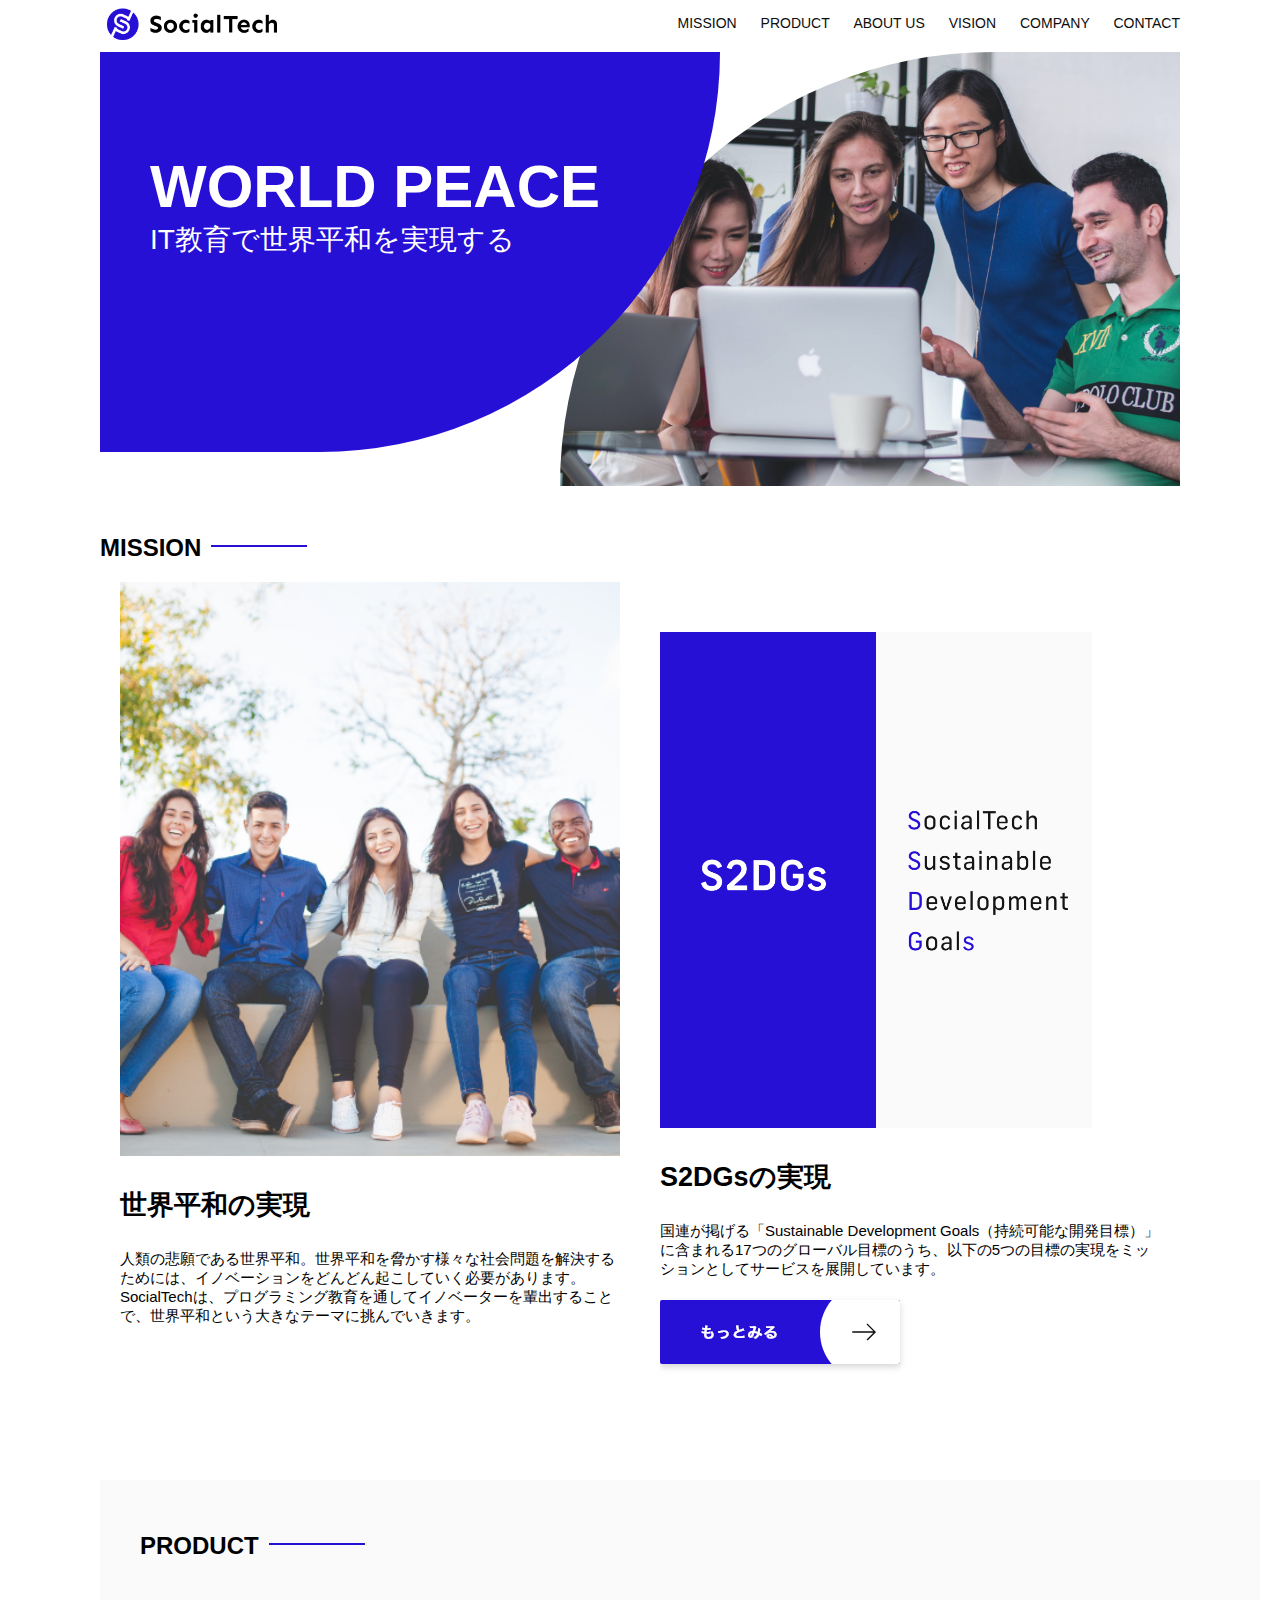
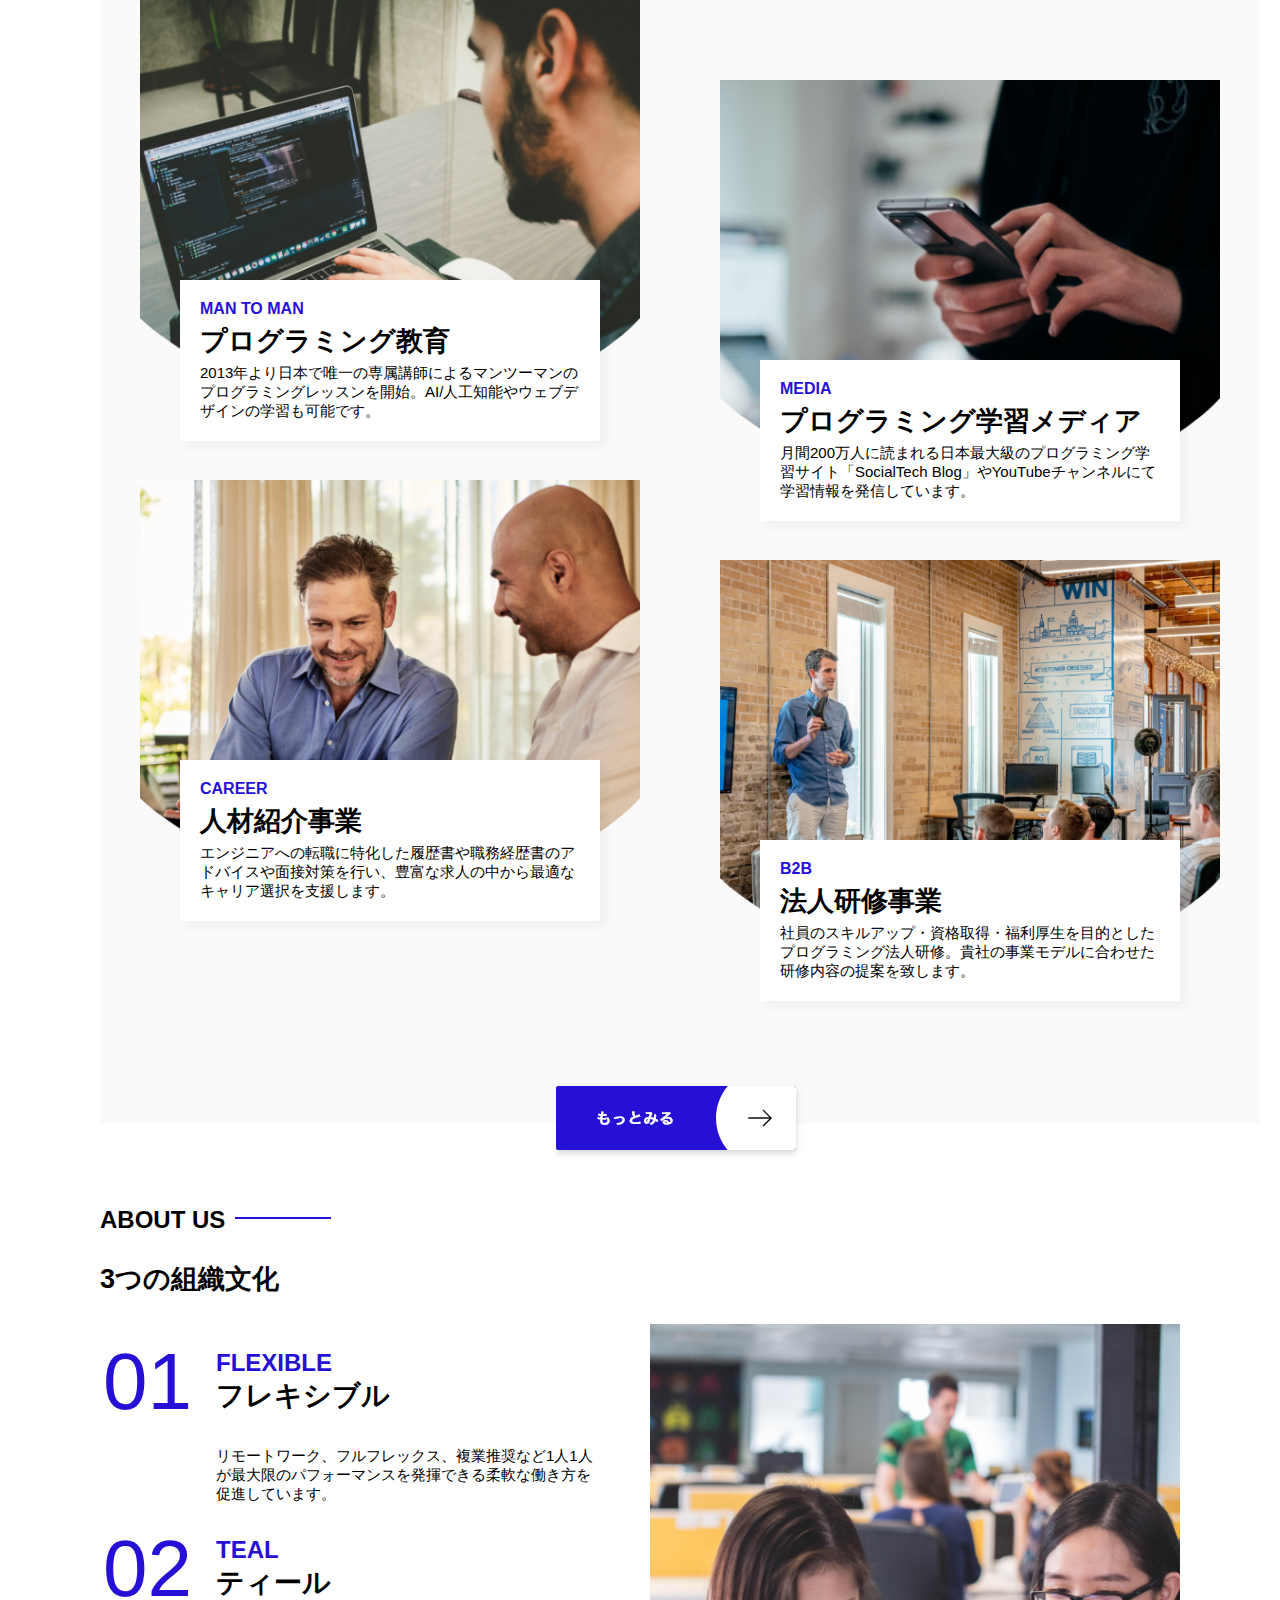
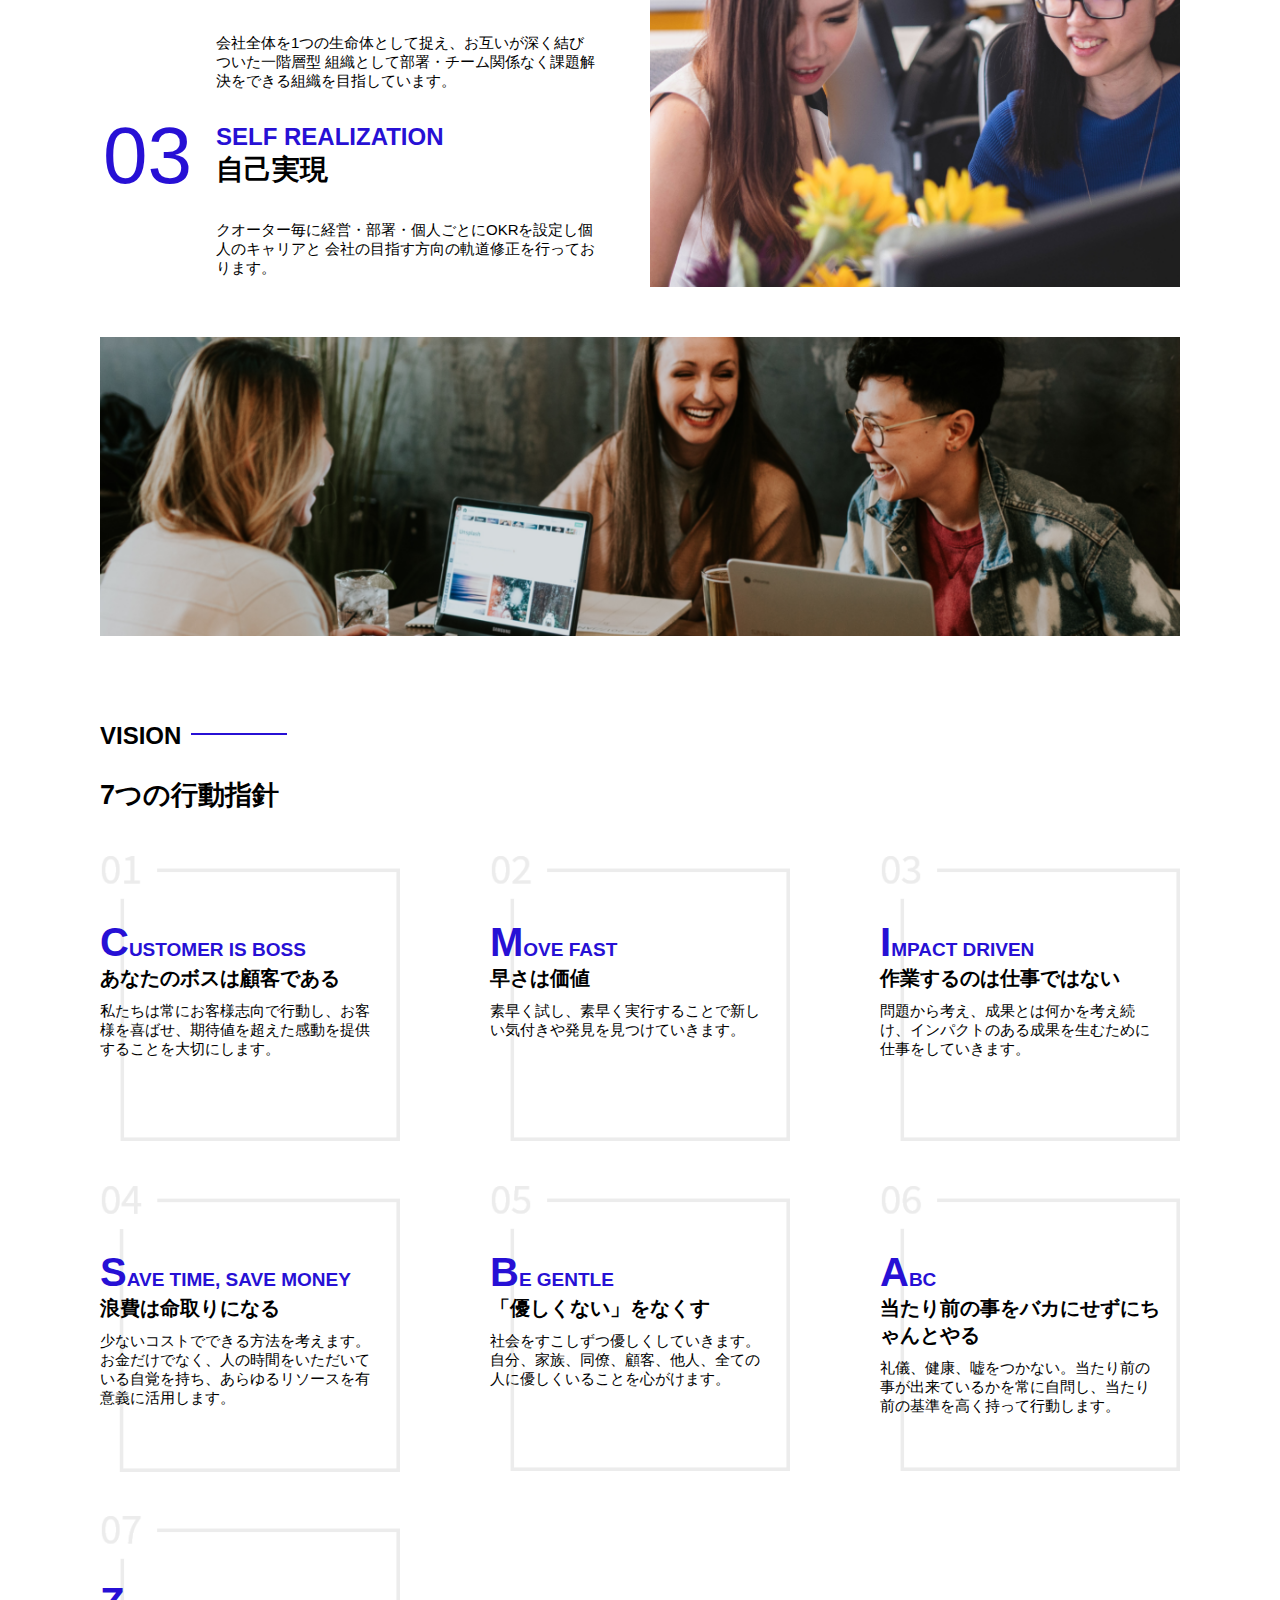
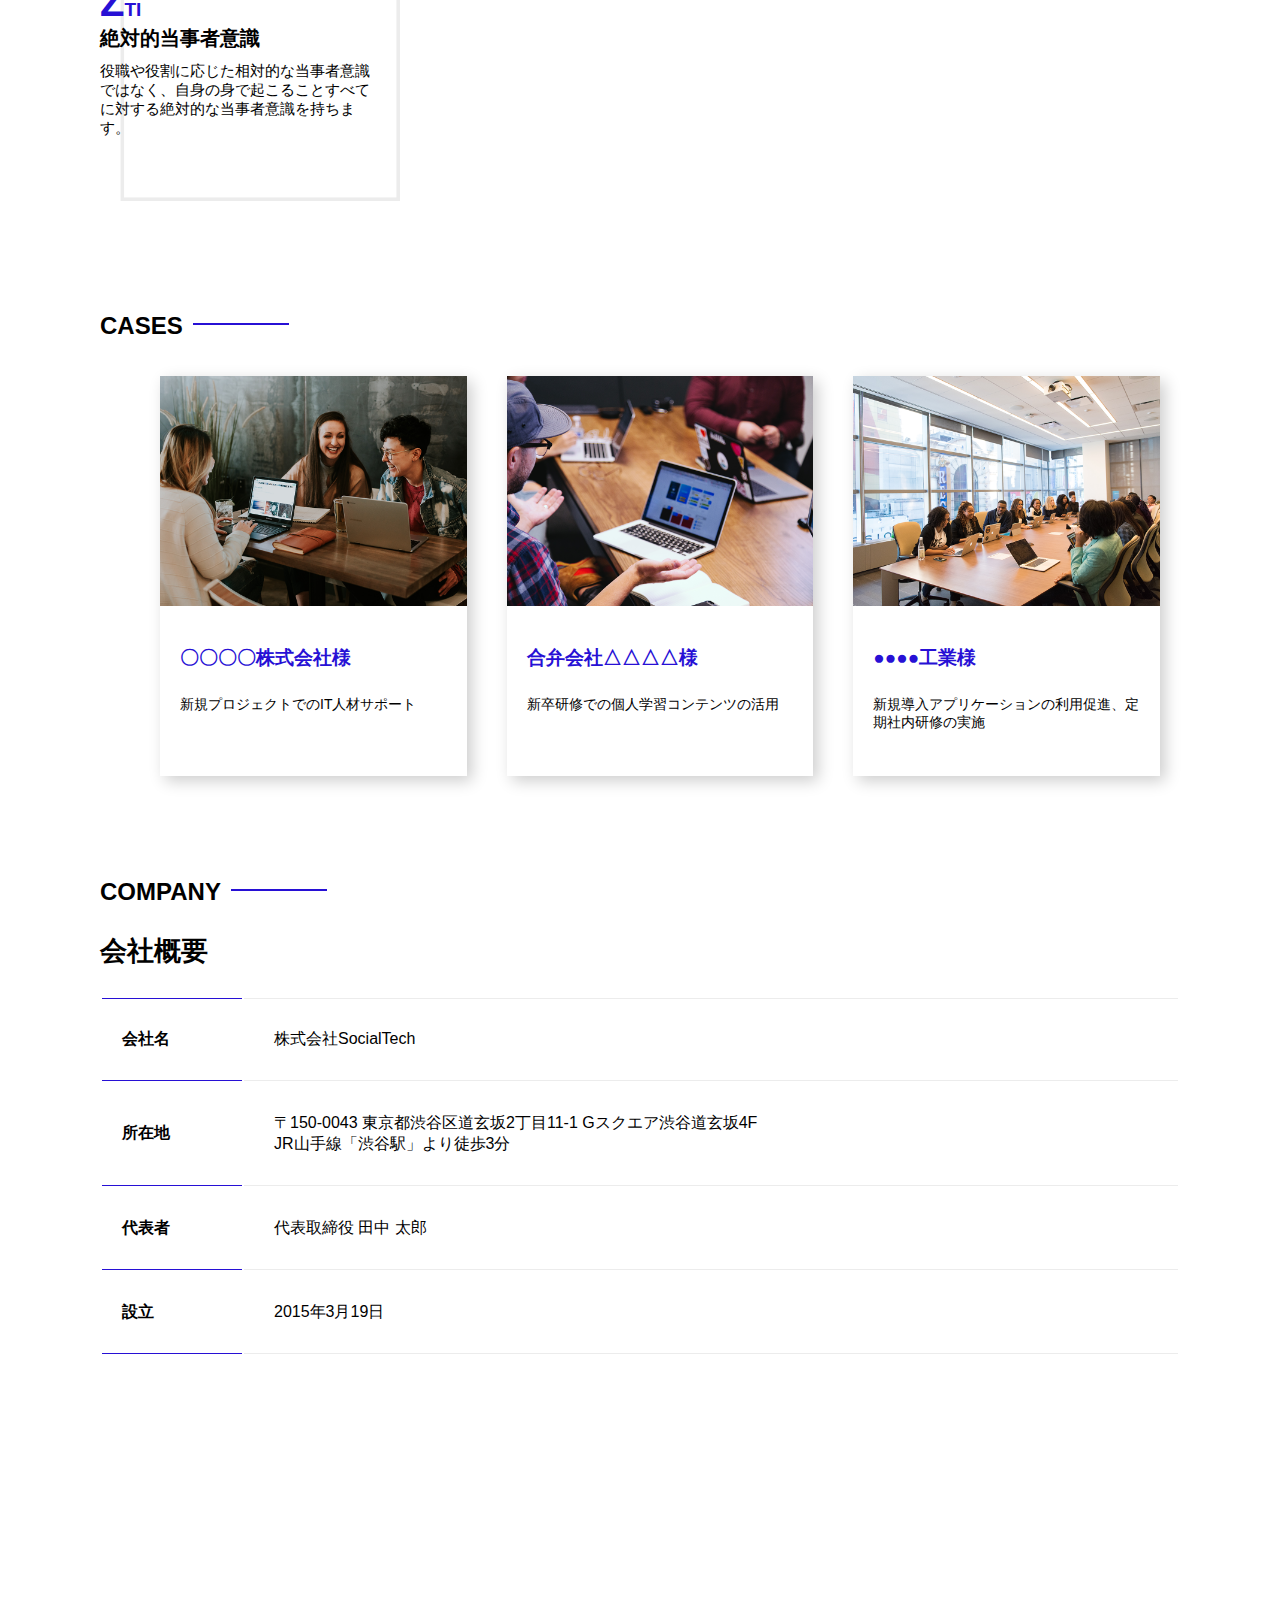
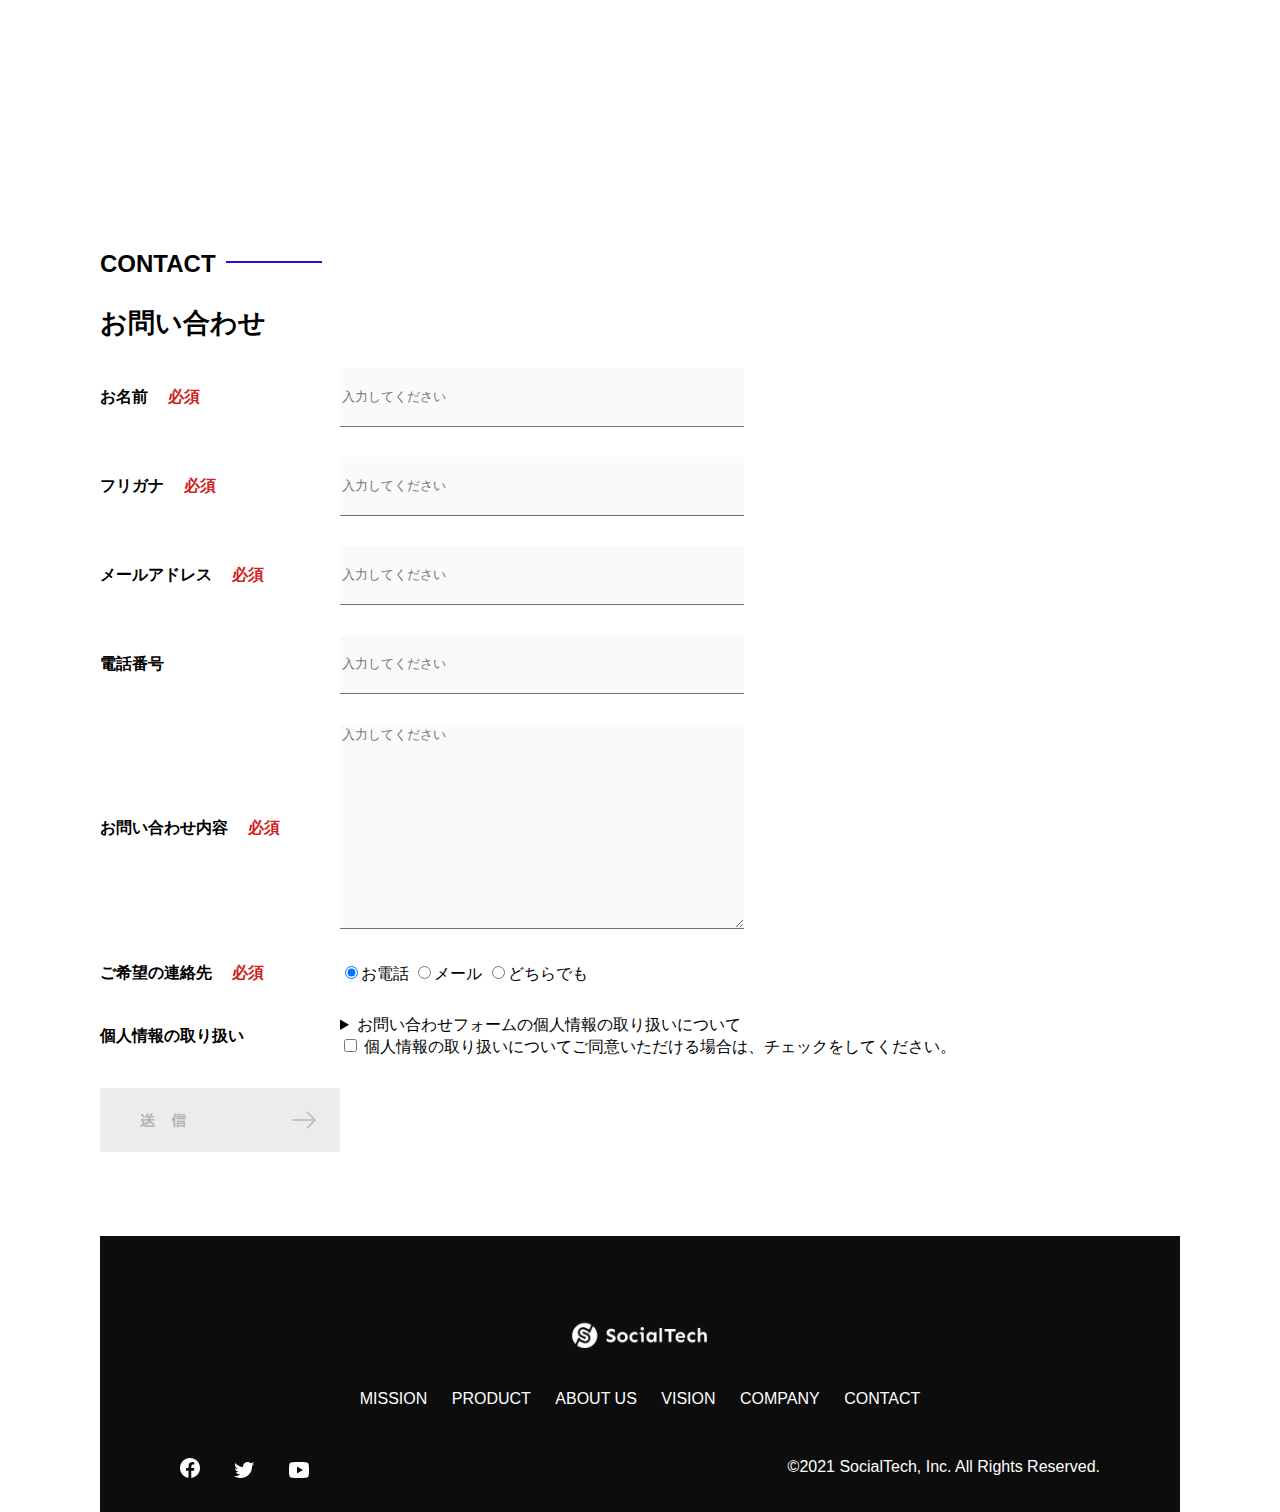
<file: kadai_012/index.html>
<!DOCTYPE html>
<html>
  <head>
    <title>SocialTech</title>
    <meta charset="UTF-8" />
    <meta
      name="description"
      content="SocialTechはEdTech業界のリーディングカンパニーを目指します。"
    />
    <meta name="viewport" content="width=device-width, initial-scale=1.0" />
    <link rel="stylesheet" href="style.css" />
  </head>
  <body>
    <!-- ヘッダー -->
    <header>
      <!-- ロゴ -->
      <a href="index.html" id="logo"
        ><img src="images/logo.png" alt="トップページに戻る"
      /></a>

      <!-- PC用ナビゲーション -->
      <nav id="nav-pc">
        <a href="mission.html">MISSION</a>
        <a href="product.html">PRODUCT</a>
        <a href="index.html#aboutus">ABOUT US</a>
        <a href="index.html#vision">VISION</a>
        <a href="index.html#company">COMPANY</a>
        <a href="index.html#contact">CONTACT</a>
      </nav>
    </header>
    <main>
      <article>
        <!-- メインビジュアル -->
        <section id="main-visual">
          <div id="main-message">
            <h1>WORLD PEACE</h1>
            <p>IT教育で世界平和を実現する</p>
          </div>
          <img
            src="images/index/index-main.png"
            alt="PCの周りに集まる多国籍の仲間たち"
          />
        </section>
        <!--ミッション-->
        <section id="mission">
          <h2 class="index-h2">MISSION</h2>
          <div id="mission-flex">
            <div>
              <img
                id="mission-photo"
                src="images/index/index-mission.png"
                alt="屋外のベンチで写真を撮影する多国籍の仲間たち"
              />
              <h3>世界平和の実現</h3>
              <p>
                人類の悲願である世界平和。世界平和を脅かす様々な社会問題を解決するためには、イノベーションをどんどん起こしていく必要があります。SocialTechは、プログラミング教育を通してイノベーターを輩出することで、世界平和という大きなテーマに挑んでいきます。
              </p>
            </div>
            <div>
              <img id="s2dgs" src="images/index/s2dgs.png" alt="S2DGs" />
              <h3>S2DGsの実現</h3>
              <p>
                国連が掲げる「Sustainable Development
                Goals（持続可能な開発目標）」に含まれる17つのグローバル目標のうち、以下の5つの目標の実現をミッションとしてサービスを展開しています。
              </p>
              <a href="mission.html">
                <img src="images/button-more.png" alt="もっとみる" />
              </a>
            </div>
          </div>
        </section>
        <!-- プロダクト -->
        <section id="product">
          <h2 class="index-h2">PRODUCT</h2>
          <div>
            <div id="product-left">
              <div>
                <img
                  class="product-photo"
                  src="images/index/index-mantoman.png"
                  alt="PCでコードを書く男性"
                />
                <div class="product-explain">
                  <span>MAN TO MAN</span>
                  <h3>プログラミング教育</h3>
                  <p>
                    2013年より日本で唯一の専属講師によるマンツーマンのプログラミングレッスンを開始。AI/人工知能やウェブデザインの学習も可能です。
                  </p>
                </div>
              </div>
              <div>
                <img
                  class="product-photo"
                  src="images/index/index-career.png"
                  alt="笑顔で話し合う2人の男性"
                />
                <div class="product-explain">
                  <span>CAREER</span>
                  <h3>人材紹介事業</h3>
                  <p>
                    エンジニアへの転職に特化した履歴書や職務経歴書のアドバイスや面接対策を行い、豊富な求人の中から最適なキャリア選択を支援します。
                  </p>
                </div>
              </div>
            </div>
            <div id="product-right">
              <div>
                <img
                  class="product-photo"
                  src="images/index/index-media.png"
                  alt="スマートフォンを操作する人"
                />
                <div class="product-explain">
                  <span>MEDIA</span>
                  <h3>プログラミング学習メディア</h3>
                  <p>
                    月間200万人に読まれる日本最大級のプログラミング学習サイト「SocialTech
                    Blog」やYouTubeチャンネルにて学習情報を発信しています。
                  </p>
                </div>
              </div>
              <div>
                <img
                  class="product-photo"
                  src="images/index/index-b2b.png"
                  alt="講演中の男性とそれを聴く人々"
                />
                <div class="product-explain">
                  <span>B2B</span>
                  <h3>法人研修事業</h3>
                  <p>
                    社員のスキルアップ・資格取得・福利厚生を目的としたプログラミング法人研修。貴社の事業モデルに合わせた研修内容の提案を致します。
                  </p>
                </div>
              </div>
            </div>
          </div>
          <div>
            <a id="product-more" href="product.html">
              <img src="images/button-more.png" alt="もっとみる" />
            </a>
          </div>
        </section>
        <!---ABOUT US-->
        <section id="aboutus">
          <h2 class="index-h2">ABOUT US</h2>
          <h3>3つの組織文化</h3>
          <div>
            <table class="culture-table">
              <tr>
                <td>
                  <span class="culture-num">01</span>
                </td>
                <td>
                  <span class="culture-en">FLEXIBLE</span>
                  <span class="culture-jp">フレキシブル</span>
                </td>
              </tr>
              <tr>
                <td>
                  <!--空のセル-->
                </td>
                <td>
                  <p class="culture-description">
                    リモートワーク、フルフレックス、複業推奨など1人1人が最大限のパフォーマンスを発揮できる柔軟な働き方を促進しています。
                  </p>
                </td>
              </tr>
              <tr>
                <td>
                  <span class="culture-num">02</span>
                </td>
                <td>
                  <span class="culture-en">TEAL</span>
                  <span class="culture-jp">ティール</span>
                </td>
              </tr>
              <tr>
                <td>
                  <!--空のセル-->
                </td>
                <td>
                  <p class="culture-description">
                    会社全体を1つの生命体として捉え、お互いが深く結びついた一階層型
                    組織として部署・チーム関係なく課題解決をできる組織を目指しています。
                  </p>
                </td>
              </tr>
              <tr>
                <td>
                  <span class="culture-num">03</span>
                </td>
                <td>
                  <span class="culture-en">SELF REALIZATION</span>
                  <span class="culture-jp">自己実現</span>
                </td>
              </tr>
              <tr>
                <td>
                  <!--空のセル-->
                </td>
                <td>
                  <p class="culture-description">
                    クオーター毎に経営・部署・個人ごとにOKRを設定し個人のキャリアと
                    会社の目指す方向の軌道修正を行っております。
                  </p>
                </td>
              </tr>
            </table>
            <img
              class="culture-img"
              src="images/index/index-aboutus1.png"
              alt="笑顔で話し合う2人の女性"
            />
          </div>
          <img
            class="culture-img2"
            src="images/index/index-aboutus2.png"
            alt="笑顔で話し合う3人の男女"
          />
        </section>
        <!-- VISION -->
        <section id="vision">
          <h2 class="index-h2">VISION</h2>
          <h3>7つの行動指針</h3>
          <div>
            <div class="vision-box">
              <img src="images/index/vision-01.png" alt="01" />
              <span>
                <h4>CUSTOMER IS BOSS</h4>
                <h5>あなたのボスは顧客である</h5>
                <p>
                  私たちは常にお客様志向で行動し、お客様を喜ばせ、期待値を超えた感動を提供することを大切にします。
                </p>
              </span>
            </div>
            <div class="vision-box">
              <img src="images/index/vision-02.png" alt="02" />
              <span>
                <h4>MOVE FAST</h4>
                <h5>早さは価値</h5>
                <p>
                  素早く試し、素早く実行することで新しい気付きや発見を見つけていきます。
                </p>
              </span>
            </div>
            <div class="vision-box">
              <img src="images/index/vision-03.png" alt="03" />
              <span>
                <h4>IMPACT DRIVEN</h4>
                <h5>作業するのは仕事ではない</h5>
                <p>
                  問題から考え、成果とは何かを考え続け、インパクトのある成果を生むために仕事をしていきます。
                </p>
              </span>
            </div>
            <div class="vision-box">
              <img src="images/index/vision-04.png" alt="04" />
              <span>
                <h4>SAVE TIME, SAVE MONEY</h4>
                <h5>浪費は命取りになる</h5>
                <p>
                  少ないコストでできる方法を考えます。お金だけでなく、人の時間をいただいている自覚を持ち、あらゆるリソースを有意義に活用します。
                </p>
              </span>
            </div>
            <div class="vision-box">
              <img src="images/index/vision-05.png" alt="05" />
              <span>
                <h4>BE GENTLE</h4>
                <h5>「優しくない」をなくす</h5>
                <p>
                  社会をすこしずつ優しくしていきます。自分、家族、同僚、顧客、他人、全ての人に優しくいることを心がけます。
                </p>
              </span>
            </div>
            <div class="vision-box">
              <img src="images/index/vision-06.png" alt="06" />
              <span>
                <h4>ABC</h4>
                <h5>当たり前の事をバカにせずにちゃんとやる</h5>
                <p>
                  礼儀、健康、嘘をつかない。当たり前の事が出来ているかを常に自問し、当たり前の基準を高く持って行動します。
                </p>
              </span>
            </div>
            <div class="vision-box">
              <img src="images/index/vision-07.png" alt="07" />
              <span>
                <h4>ZTI</h4>
                <h5>絶対的当事者意識</h5>
                <p>
                  役職や役割に応じた相対的な当事者意識ではなく、自身の身で起こることすべてに対する絶対的な当事者意識を持ちます。
                </p>
              </span>
            </div>
          </div>
        </section>
        <!-- CASES -->
        <section id="cases">
          <h2 class="index-h2">CASES</h2>
            <ul>
              <li class="case-card">
                <img class="case-img" src="images/index/case-1.png" alt="仲良く語り合う3人">
                <div class="case-info">
                  <h4 class="case-name">〇〇〇〇株式会社様</h4>
                  <p class="case-content">新規プロジェクトでのIT人材サポート</p>
                </div>
              </li>

              <li class="case-card">
                <img class="case-img" src="images/index/case-2.png" alt="PCでコンテンツを見る">
                <div class="case-info">
                  <h4 class="case-name">合弁会社△△△△様</h4>
                  <p class="case-content">新卒研修での個人学習コンテンツの活用</p>
                </div>
              </li>

              <li class="case-card">
                <img class="case-img" src="images/index/case-3.png" alt="社内研修中の会議室">
                <div class="case-info">
                  <h4 class="case-name">●●●●工業様</h4>
                  <p class="case-content">新規導入アプリケーションの利用促進、定期社内研修の実施</p>
                </div>
              </li>
             </ul>
        </section>

        <!-- COMPANY -->
        <section id="company">
          <h2 class="index-h2">COMPANY</h2>
          <h3>会社概要</h3>
          <table id="company-table">
            <tr>
              <th class="tableheader-first">会社名</th>
              <td class="cell-first">株式会社SocialTech</td>
            </tr>
            <tr>
              <th class="tableheader">所在地</th>
              <td class="cell">
                〒150-0043 東京都渋谷区道玄坂2丁目11-1 Gスクエア渋谷道玄坂4F<br />JR山手線「渋谷駅」より徒歩3分
              </td>
            </tr>
            <tr>
              <th class="tableheader">代表者</th>
              <td class="cell">代表取締役 田中 太郎</td>
            </tr>
            <tr>
              <th class="tableheader">設立</th>
              <td class="cell">2015年3月19日</td>
            </tr>
          </table>
          <iframe
            src="https://www.google.com/maps/embed?pb=!1m18!1m12!1m3!1d3241.7759544892483!2d139.69399665123464!3d35.65789123876098!2m3!1f0!2f0!3f0!3m2!1i1024!2i768!4f13.1!3m3!1m2!1s0x60188caa0042e8d1%3A0xba130bea826a7aa2!2z44CSMTUwLTAwNDMg5p2x5Lqs6YO95riL6LC35Yy66YGT546E5Z2C77yS5LiB55uu77yR77yR4oiS77yR!5e0!3m2!1sja!2sjp!4v1636872991912!5m2!1sja!2sjp"
            style="border: 0"
            allowfullscreen=""
            loading="lazy"
          >
          </iframe>
        </section>
        <!-- お問い合わせフォーム -->
        <section id="contact">
          <h2 class="index-h2">CONTACT</h2>
          <h3>お問い合わせ</h3>
          <form>
            <div>
              <div class="contact-heading">
                <label class="contact-label"
                  >お名前<span class="contact-span">必須</span></label
                >
              </div>
              <div class="contact-form">
                <input
                  type="text"
                  name="name"
                  placeholder="入力してください"
                  class="contact-textbox"
                />
              </div>
            </div>
            <div>
              <div class="contact-heading">
                <label class="contact-label"
                  >フリガナ<span class="contact-span">必須</span></label
                >
              </div>
              <div>
                <input
                  type="text"
                  name="hurigana"
                  placeholder="入力してください"
                  class="contact-textbox"
                />
              </div>
            </div>
            <div>
              <div class="contact-heading">
                <label class="contact-label"
                  >メールアドレス<span class="contact-span">必須</span></label
                >
              </div>
              <div>
                <input
                  type="text"
                  name="email"
                  placeholder="入力してください"
                  class="contact-textbox"
                />
              </div>
            </div>
            <div>
              <div class="contact-heading">
                <label class="contact-label">電話番号</label>
              </div>
              <div>
                <input
                  type="text"
                  name="tel"
                  placeholder="入力してください"
                  class="contact-textbox"
                />
              </div>
            </div>
            <div>
              <div class="contact-heading">
                <label class="contact-label"
                  >お問い合わせ内容<span class="contact-span">必須</span></label
                >
              </div>
              <div>
                <textarea
                  class="contact-textarea"
                  placeholder="入力してください"
                  name="message"
                ></textarea>
              </div>
            </div>
            <div>
              <div class="contact-heading">
                <label class="contact-label"
                  >ご希望の連絡先<span class="contact-span">必須</span></label
                >
              </div>
              <div>
                <input
                  class="radiobutton"
                  type="radio"
                  value="tel"
                  name="contact"
                  checked
                /><label>お電話</label>
                <input
                  class="radiobutton"
                  type="radio"
                  value="mail"
                  name="contact"
                /><label>メール</label>
                <input
                  class="radiobutton"
                  type="radio"
                  value="both"
                  name="contact"
                /><label>どちらでも</label>
              </div>
            </div>
            <div>
              <div class="contact-heading">
                <label class="contact-label">個人情報の取り扱い</label>
              </div>
              <div>
                <details>
                  <summary>
                    お問い合わせフォームの個人情報の取り扱いについて
                  </summary>
                  <div>
                    <span>１．組織の名称又は氏名</span><br />
                    株式会社SocialTech<br /><br />
                    <span
                      >２．個人情報保護管理者（若しくはその代理人）の氏名又は職名、所属及び連絡先
                      鈴木 一郎 コーポレート部</span
                    ><br />
                    メールアドレス：support@socialtech.net<br />
                    TEL：03-xxxx-xxxx<br />
                    <span>３．個人情報の利用目的</span><br />
                    ・本サービス及び本サービスに関連する情報の提供又はそれらに関する連絡のため<br />
                    ・ユーザーの本人確認のため<br />
                    ・当社サービスのご案内のため<br />
                    ・当社の商品等の広告または宣伝（電子メールによるものを含むものとします。）<br /><br />
                    <span>４．個人情報の取り扱い業務の委託</span><br />
                    個人情報の取扱業務の全部または一部を外部に業務委託する場合があります。<br />
                    その際、弊社は、個人情報を適切に保護できる管理体制を敷き実行していることを条件として<br />
                    委託先を厳選したうえで、機密保持契約を委託先と締結し、お客様の個人情報を厳密に管理させます。<br /><br />
                    <span>５．個人情報の開示等の請求</span><br />
                    お客様は、弊社に対してご自身の個人情報の開示等（利用目的の通知、開示、内容の訂正・追加・削除、利用の停止または消去、第三者への提供の停止）に関して、当社問合わせ窓口に申し出ることができます。<br />
                    その際、弊社はお客様ご本人を確認させていただいたうえで、合理的な期間内に対応いたします。<br /><br />
                    なお、個人情報に関する弊社問合わせ先は、次の通りです。<br /><br />
                    株式会社SocialTech　個人情報問合せ窓口<br />
                    〒150-0043　東京都渋谷区道玄坂2丁目11-1 Ｇスクエア渋谷道玄坂
                    4F<br />
                    メールアドレス：support@socialtech.net　TEL：03-xxxx-xxxx<br /><br />
                    <span>６．個人情報を提供されることの任意性について</span
                    ><br /><br />
                    お客様がご自身の個人情報を弊社に提供されるか否かは、お客様のご判断によりますが、もしご提供されない場合には、適切なサービスが提供できない場合がありますので予めご了承ください。
                  </div>
                </details>
                <input type="checkbox" name="agree" />
                <span
                  >個人情報の取り扱いについてご同意いただける場合は、チェックをしてください。</span
                >
              </div>
            </div>
            <input
              type="image"
              value="Submit"
              src="images/button-submit.png"
              alt="送信する"
            />
          </form>
        </section>
      </article>
      <footer>
        <div id="footer-logo">
          <img src="images/logo-sp.png" alt="SocialTech" />
        </div>
        <div id="footer-link">
          <a href="mission.html">MISSION</a>
          <a href="product.html">PRODUCT</a>
          <a href="index.html#aboutus">ABOUT US</a>
          <a href="index.html#vision">VISION</a>
          <a href="index.html#company">COMPANY</a>
          <a href="index.html#contact">CONTACT</a>
        </div>
        <div id="sns-footer">
          <a href="https://www.facebook.com/sejuku2013"
            ><img src="images/button-facebook.png" alt="Facebookのリンク"
          /></a>
          <a href="https://twitter.com/samuraijuku"
            ><img src="images/button-twitter.png" alt="Twitterのリンク"
          /></a>
          <a href="https://www.youtube.com/channel/UCCFOQO5aDK0xXam4cUQXT8g"
            ><img src="images/button-youtube.png" alt="YouTubeのリンク"
          /></a>
          <span id="copyright"
            >&copy;2021 SocialTech, Inc. All Rights Reserved.
          </span>
        </div>
      </footer>
    </main>
  </body>
</html>
</file>
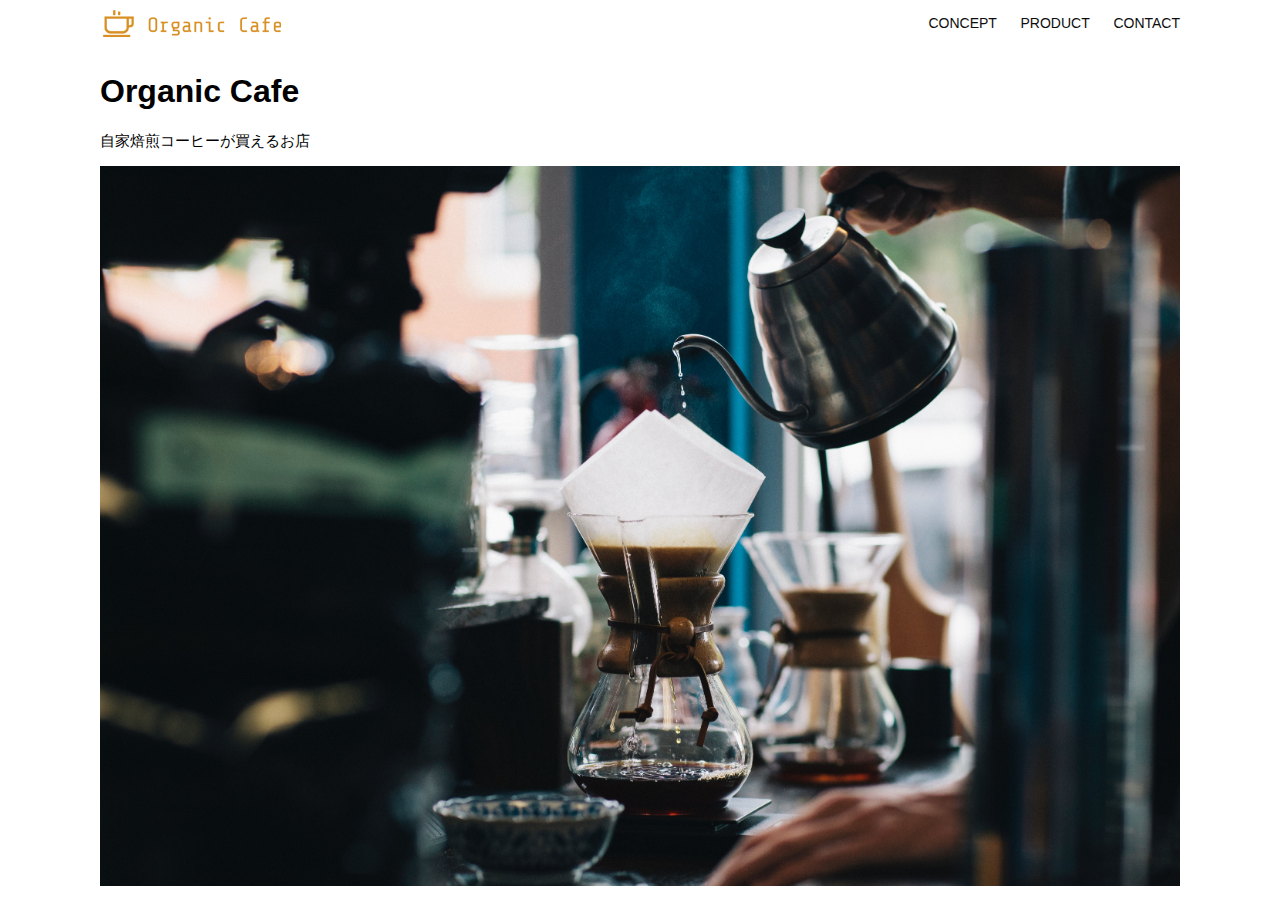
<file: kadai_013/index.html>
<!DOCTYPE html>
<html>
  <head>
    <title>Organic Cafe</title>
    <meta charset="UTF-8" />
    <meta
      name="description"
      content="自家焙煎のコーヒーがお家で楽しめるOrganic Cafe"
    />
    <meta name="viewport" content="width=device-width, initial-scale=1.0" />
    <link rel="stylesheet" href="style.css" />
  </head>
  <body>
    <!-- ヘッダー -->
    <header>
      <!-- ロゴ -->
      <a href="index.html" id="logo"
        ><img src="images/logo.png" alt="トップページに戻る"
      /></a>

      <!-- PC用ナビゲーション -->
      <nav id="nav-pc">
        <a href="index.html#concept">CONCEPT</a>
        <a href="index.html#product">PRODUCT</a>
        <a href="index.html#contact">CONTACT</a>
      </nav>

      <!-- スマホ用メニューボタン -->
      <img id="menu-sp" src="images/button-menu.png" alt="ナビゲーションを開く" onclick="document.getElementById('nav-sp').style.display = 'block'">
      <nav id="nav-sp">
        <img id="close" src="images/button-close.png" alt="ナビゲーションを閉じる" onclick="document.getElementById('nav-sp').style.display = 'none'">
        <a id="logo-sp" href="index.html" onclick="document.getElementById('nav-sp').style.display = 'none'"><img src="images/logo-sp.png" alt="トップページに戻る"></a>
        <a id="menu" href="index.html#concept" onclick="document.getElementById('nav-sp').style.display = 'none'">CONCEPT</a>
        <a id="menu" href="index.html#product" onclick="document.getElementById('nav-sp').style.display = 'none'">PRODUCT</a>
        <a id="menu" href="index.html#contact" onclick="document.getElementById('nav-sp').style.display = 'none'">CONTACT</a>

      
      </nav>
    </header>


    <main>
      <article>
        <!-- メインビジュアル -->
        <section id="main-visual">
          <div id="main-message">
            <h1>Organic Cafe</h1>
            <p>自家焙煎コーヒーが買えるお店</p>
          </div>
          <img
            src="images/main-image.jpg"
            alt="コーヒーをハンドドリップで淹れる画像"
          />
        </section>
      </article>
    </main>
  </body>
</html>
</file>
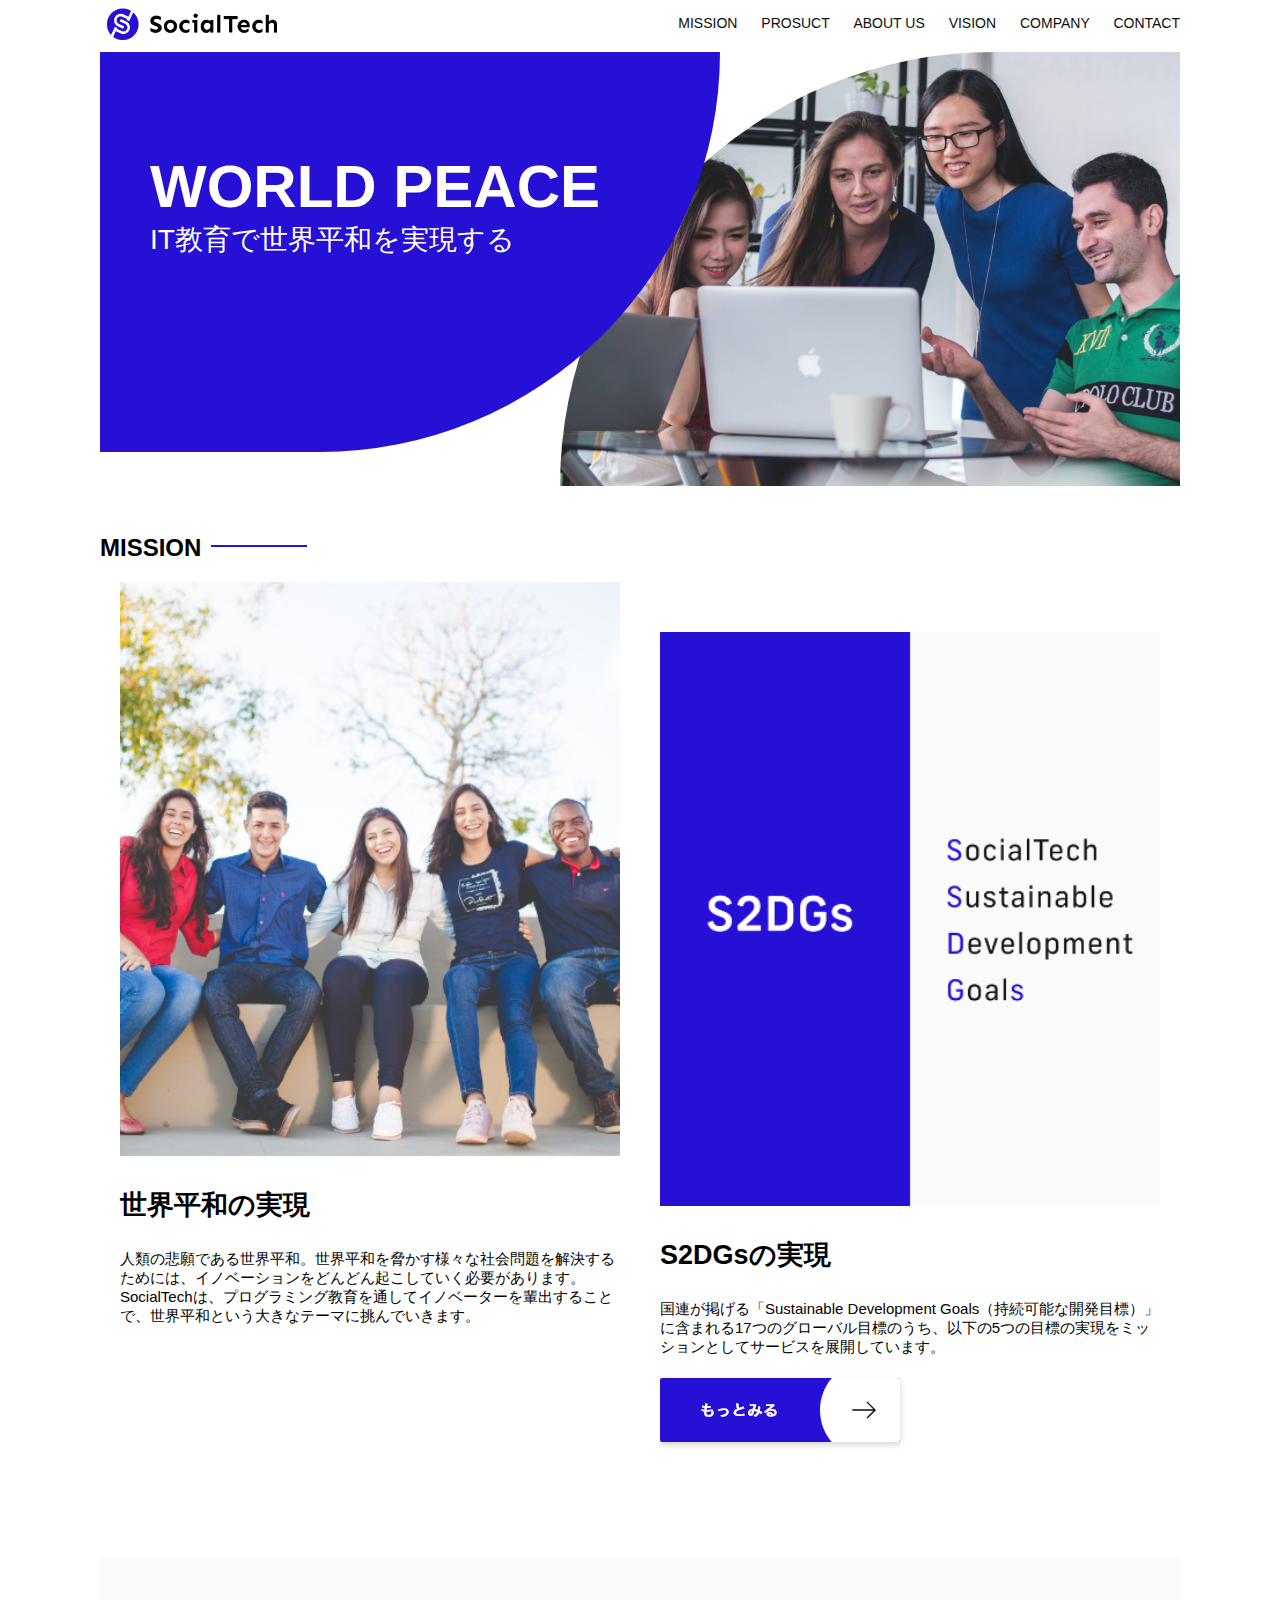
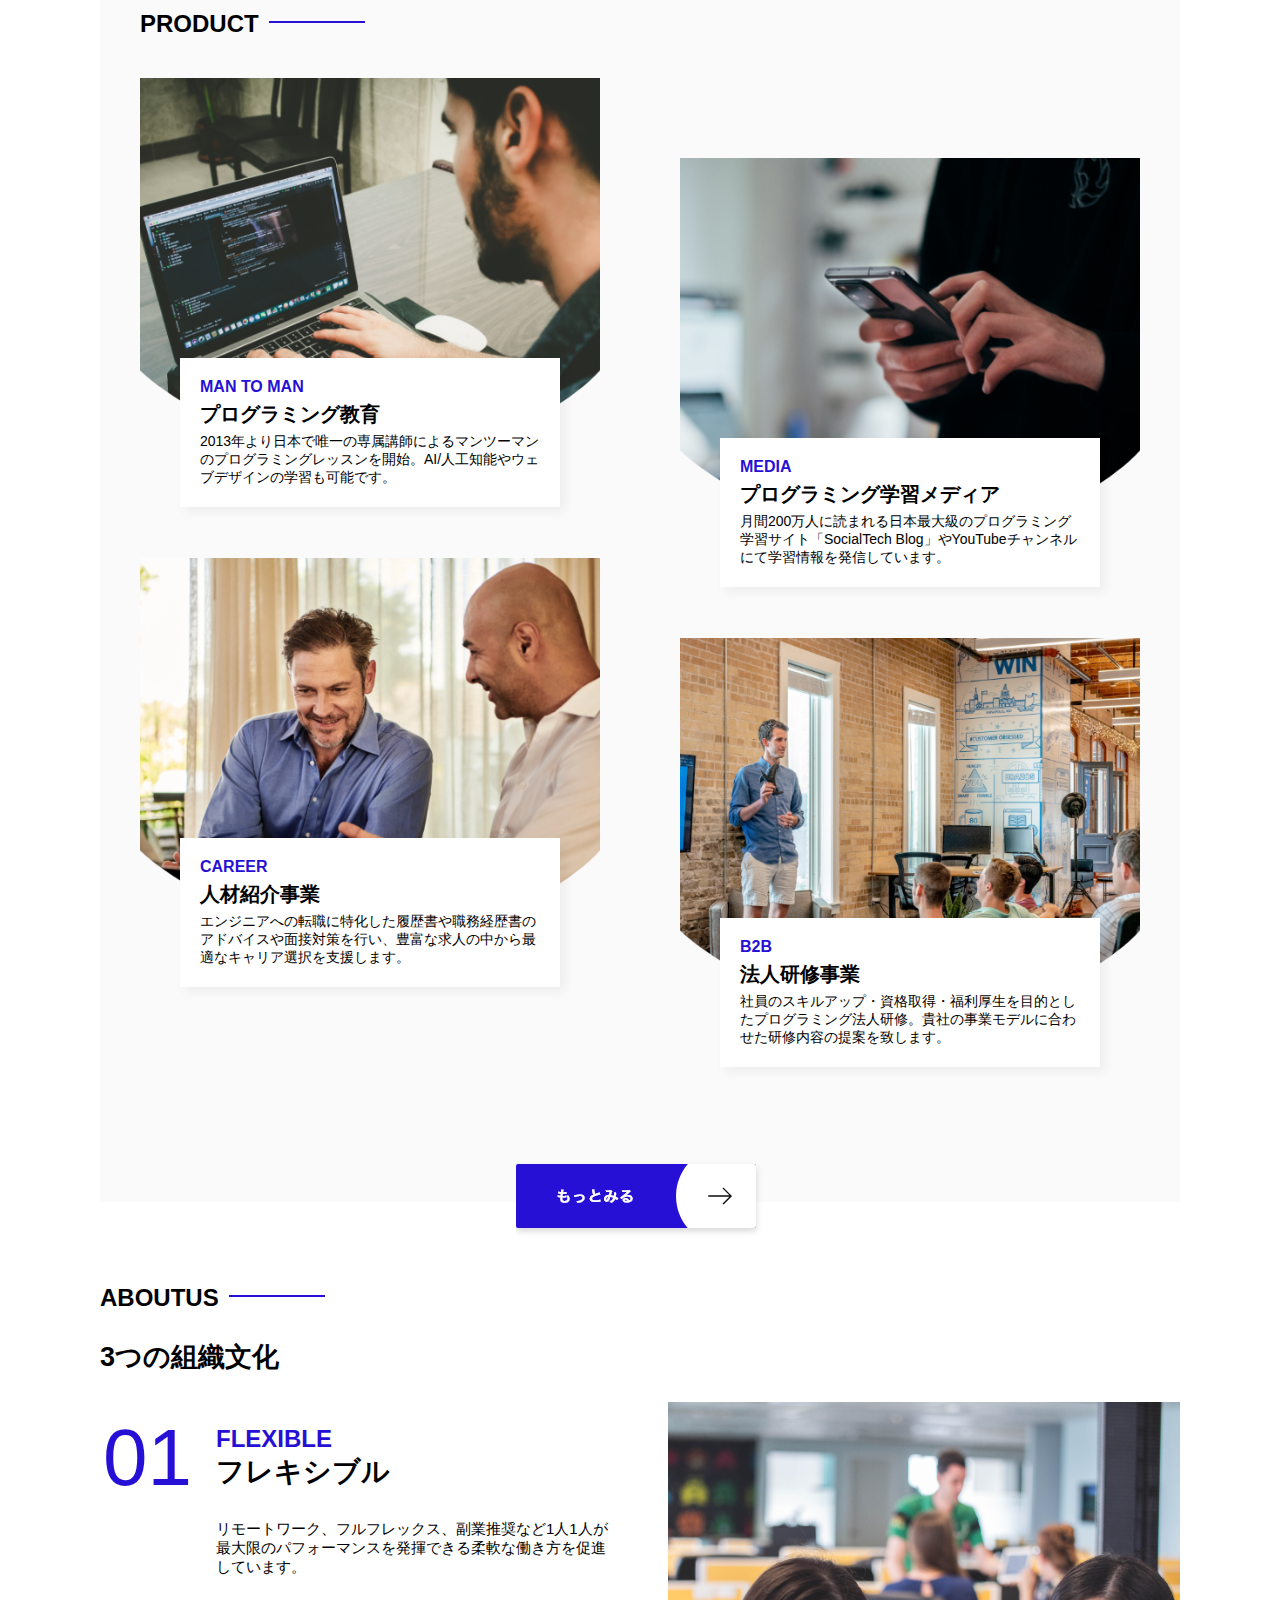
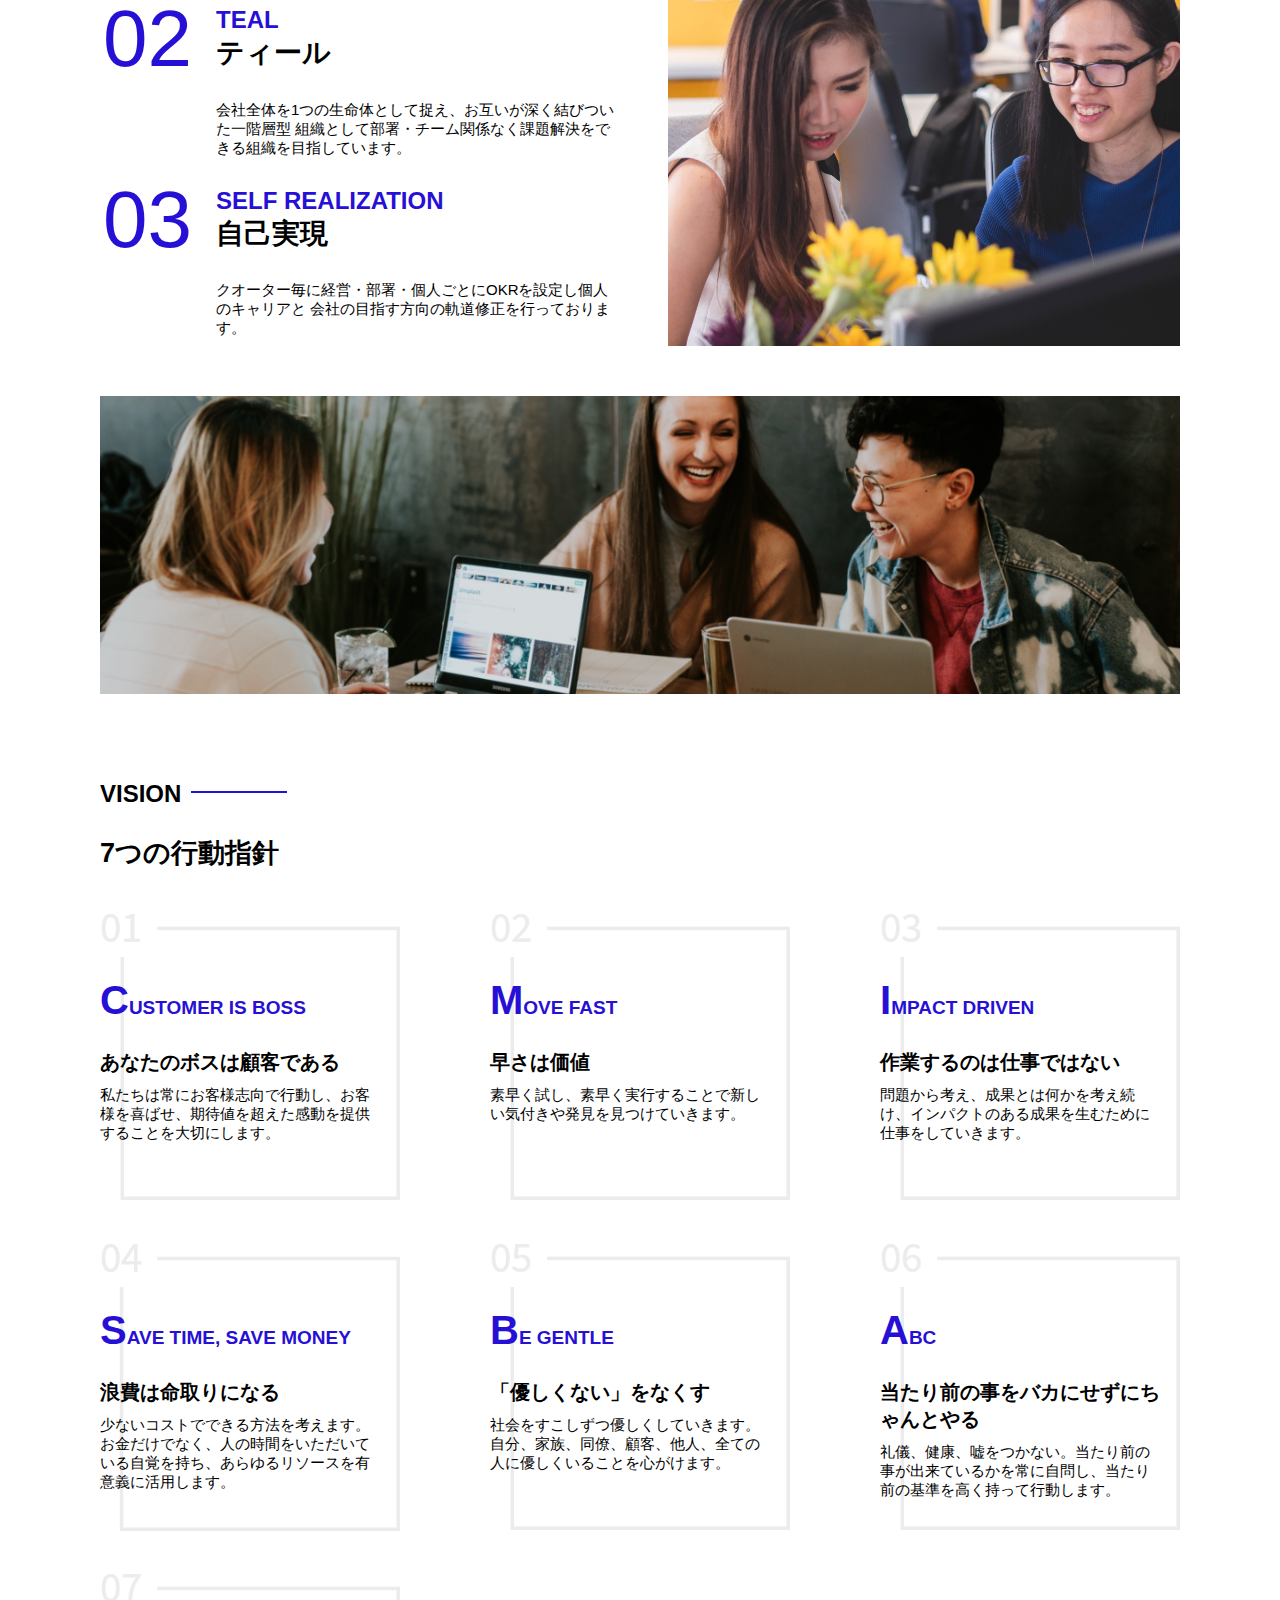
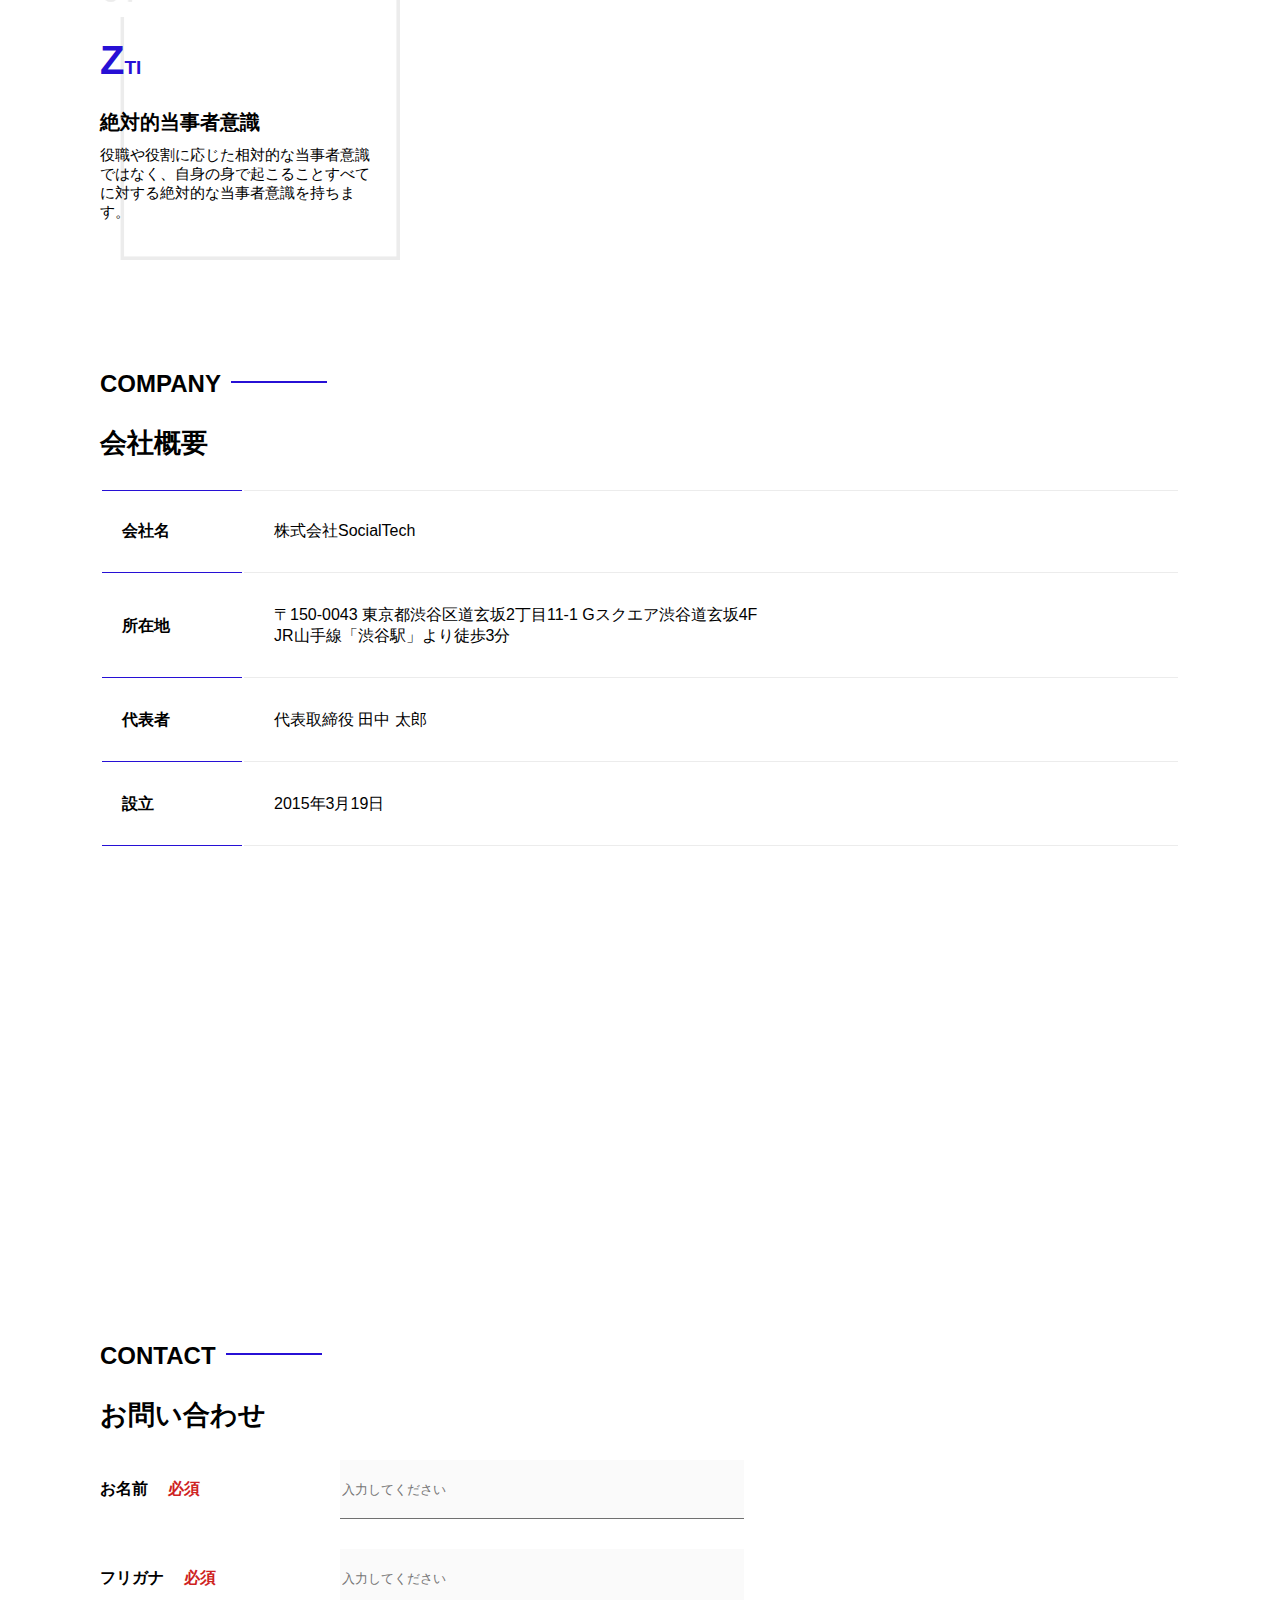
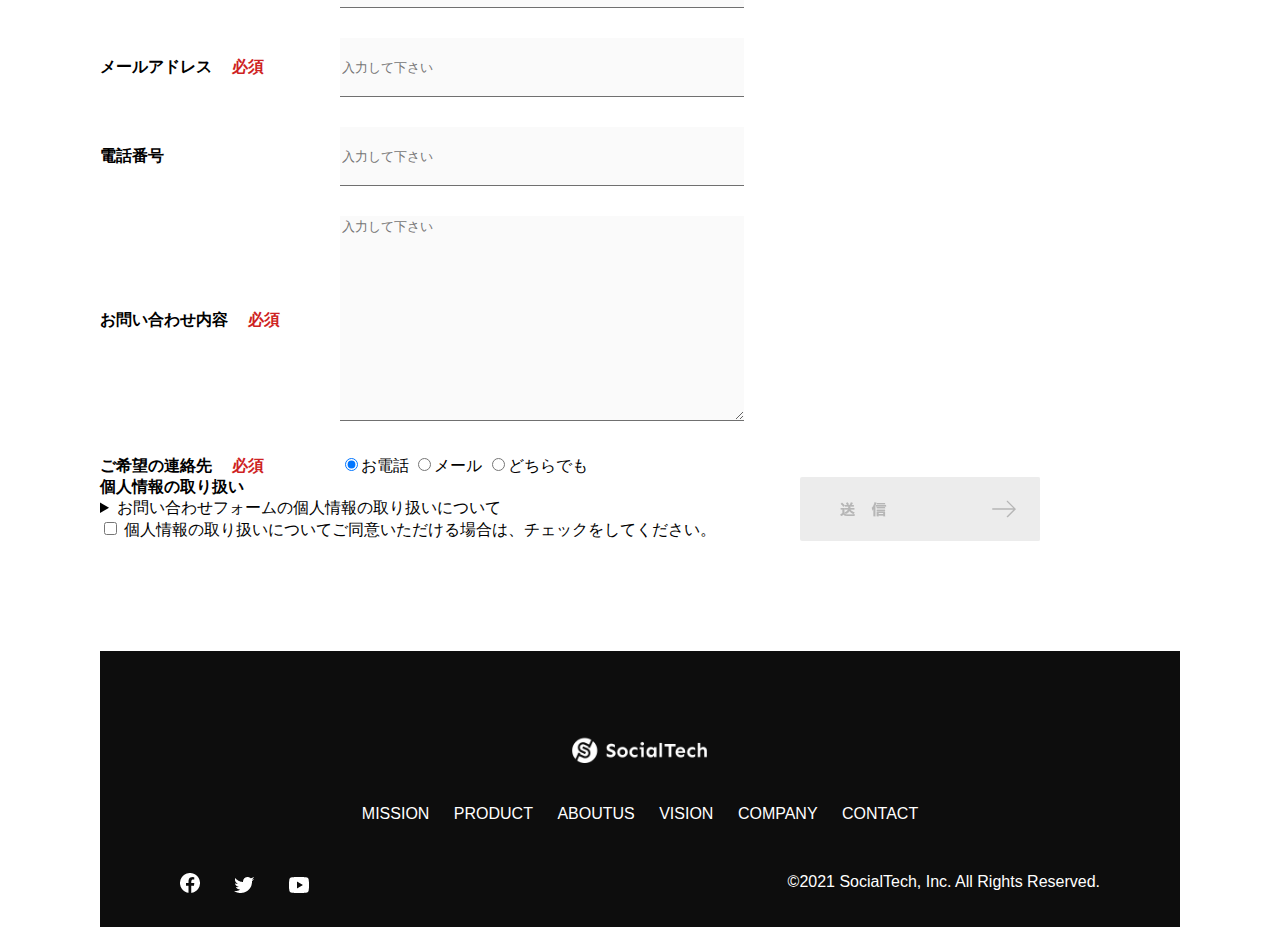
<file: kadai_tutorial_output/socialtech/index.html>
<!DOCTYPE html>

<html>

  <head>
    <title>SocialTech</title>
    <meta charset="UTF-8">
    <meta name="description" content="SocialTechはEdTech業界のリーディングカンパニーを目指します。">
    <meta name="viewport" content="width=device-width, initial-scale=1.0">
    <link rel="stylesheet" href="style.css">
  </head>

  

  <body>
<!-- ヘッダー -->
    <header>
      <!-- ロゴ -->
      <a href="index.html" id="logo"><img src="images/logo.png" alt="トップページに戻る"></a>
<!-- PC用ナビゲーション -->
        <nav id="nav-pc">
          <a href="mission.html">MISSION</a>
          <a href="product.html">PROSUCT</a>
          <a href="index.html#aboutus">ABOUT US</a>
          <a href="index.html#vision">VISION</a>
          <a href="index.html#company">COMPANY</a>
          <a href="index.html#contact">CONTACT</a>
        </nav>

        <!-- スマホ用メニューボタン -->
        <img id="menu-sp" src="images/button-menu.png" alt="ナビゲーションを開く" onclick="document.getElementById('nav-sp').style.display = 'block'">
        
        <!-- スマホ用ナビゲーション -->
        <nav id="nav-sp">
          <img id="close" src="images/button-close.png" alt="ナビゲーションを閉じる" onclick="document.getElementById('nav-sp').style.display = 'none'">
           <a id="logo-sp" href="index.html" onclick="document.getElementById('nav-sp').style.display = 'none'"><img
           src="images/logo-sp.png" alt="トップページに戻る"></a>
           <a class="menu" href="mission.html" onclick="document.getElementById('nav-sp').style.display ='none'">MISSION</a>
           <a class="menu" href="product.html" onclick="document.getElementById('nav-sp').style.display ='none'">PRODUCT</a>
           <a class="menu" href="index.html#aboutus" onclick="document.getElementById('nav-sp').style.display = 'none'">ABOUT
            US</a>
          <a class="menu" href="index.html#vision"
            onclick="document.getElementById('nav-sp').style.display = 'none'">VISION</a>
          <a class="menu" href="index.html#company"
            onclick="document.getElementById('nav-sp').style.display = 'none'">COMPANY</a>
            <a class="menu" href="index.html#contact"
            onclick="document.getElementById('nav-sp').style.display = 'none'">CONTACT</a>
        <div id="sns">
          <a href="https://www.facebook.com/sejuku2013"><img src="images/button-facebook.png" alt="Facebookのリンク"></a>
          <a href="https://twitter.com/samuraijuku"><img src="images/button-twitter.png" alt="Twitterのリンク"></a>
          <a href="https://www.youtube.com/channel/UCCFOQO5aDK0xXam4cUQXT8g"><img src="images/button-youtube.png" alt="YouTubeのリンク"></a>
        </div>
      </nav>
    </header>

    <main>
      <article>
        <!-- メインビジュアル -->
        <section id="main-visual">
          <div id="main-message">
            <h1>WORLD PEACE</h1>
            <p>IT教育で世界平和を実現する</p>
          </div>
          <img src="images/index/index-main.png" alt="PCの周りに集まる多国籍の仲間たち">
        </section>  

        <!-- ミッション -->
      <section id="mission">
        <h2 class="index-h2">MISSION</h2>
          <div id="mission-flex">
            <div>
              <img id="mission-photo" src="images/index/index-mission.png" alt="屋外のベンチで写真を撮影する多国籍の仲間たち">
             <h3>世界平和の実現</h3>
             <p>
               人類の悲願である世界平和。世界平和を脅かす様々な社会問題を解決するためには、イノベーションをどんどん起こしていく必要があります。SocialTechは、プログラミング教育を通してイノベーターを輩出することで、世界平和という大きなテーマに挑んでいきます。
             </p>
            </div>
            <div>
              <img id="s2dgs" src="images/index/s2dgs.png" alt="S2DGs">
             <h3>S2DGsの実現</h3>
             <p>国連が掲げる「Sustainable Development Goals（持続可能な開発目標）」に含まれる17つのグローバル目標のうち、以下の5つの目標の実現をミッションとしてサービスを展開しています。</p>
             <a href="mission.html">
               <img src="images/button-more.png" alt="もっとみる">
             </a>
            </div>
          </div>
      </section>


      <!-- プロダクト -->
      <section id="product">
        <h2 class="index-h2">PRODUCT</h2>
        <div>
          <div id="product-left">
            <div>
              <img class="product-photo" src="images/index/index-mantoman.png" alt="PCでコードを書く男性">
              <div class="product-explain">
              <span>MAN TO MAN</span>
              <h3>プログラミング教育</h3>
              <p>2013年より日本で唯一の専属講師によるマンツーマンのプログラミングレッスンを開始。AI/人工知能やウェブデザインの学習も可能です。</p>
              </div>
            </div>
            <div>
              <img class="product-photo" src="images/index/index-career.png" alt="笑顔で話し合う二人の男性">
              <div class="product-explain">
                <span>CAREER</span>
                <h3>人材紹介事業</h3>
                <p>エンジニアへの転職に特化した履歴書や職務経歴書のアドバイスや面接対策を行い、豊富な求人の中から最適なキャリア選択を支援します。</p>
              </div>
            </div>
        </div>
          <div id="product-right">
            <div>
              <img class="product-photo" src="images/index/index-media.png" alt="スマートフォンを操作する人">
              <div class="product-explain">
              <span>MEDIA</span>
              <h3>プログラミング学習メディア</h3>
              <p>月間200万人に読まれる日本最大級のプログラミング学習サイト「SocialTech Blog」やYouTubeチャンネルにて学習情報を発信しています。</p>
              </div>
            </div>
            <div>
              <img class="product-photo" src="images/index/index-b2b.png" alt="講演中の男性とそれを聴く人々">
               <div class="product-explain">
                 <span>B2B</span>
                 <h3>法人研修事業</h3>
                 <p>社員のスキルアップ・資格取得・福利厚生を目的としたプログラミング法人研修。貴社の事業モデルに合わせた研修内容の提案を致します。</p>
               </div>
            </div>
          </div>
      </div>
      <div>
        <a id="product-more" href="product.html">
          <img src="images/button-more.png" alt="もっとみる">
        </a>
      </div>
      </section>

      <!-- ABOUTUS -->
      <section id="aboutus">
        <h2 class="index-h2">ABOUTUS</h2>
        <h3>3つの組織文化</h3>
        <div>
          <table class="culture-table">
            <tr>
              <td>
                <span class="culture-num">01</span>
              </td>
              <td>
                <span class="culture-en">FLEXIBLE</span>
                <span class="culture-jp">フレキシブル</span>
              </td>
            </tr>
            
            <tr>
              <td>
                <!--空のセル-->
              </td>
              <td>
                <p class="culture-description">
                  リモートワーク、フルフレックス、副業推奨など1人1人が最大限のパフォーマンスを発揮できる柔軟な働き方を促進しています。
                </p>
              </td>
            </tr>
            
            <tr>
              <td>
                <span class="culture-num">02</span>
              </td>
              <td>
                <span class="culture-en">TEAL</span>
                <span class="culture-jp">ティール</span>
              </td>
            </tr>
            
            <tr>
              <td>
              <!-- 空のセル -->
              </td>
              <td>
                <p class="culture-description">
                  会社全体を1つの生命体として捉え、お互いが深く結びついた一階層型
                  組織として部署・チーム関係なく課題解決をできる組織を目指しています。
                </p>
              </td>
            </tr>

            <tr>
              <td>
                <span class="culture-num">03</span>
              </td>
              <td>
                <span class="culture-en">SELF REALIZATION</span>
                <span class="culture-jp">自己実現</span>
              </td>
            </tr>

            <tr>
              <td>
                <!-- 空のセル -->
              </td>
              <td>
                <p class="culture-description">
                  クオーター毎に経営・部署・個人ごとにOKRを設定し個人のキャリアと
                  会社の目指す方向の軌道修正を行っております。
                </p>
              </td>
            </tr>
          </table>
          <img class="culture-img" src="images/index/index-aboutus1.png" alt="笑顔で話し合う2人の女性">          
         </div>
         <img class="culture-img2" src="images/index/index-aboutus2.png" alt="笑顔で話し合う3人の男女">
      </section>



      <!-- VISION -->
      <section id="vision">
        <h2 class="index-h2">VISION</h2>
        <h3>7つの行動指針</h3>
        <div>
          <div class="vision-box">
            <img src="images/index/vision-01.png" alt="01">
            <span>
              <h4>CUSTOMER IS BOSS</h4>
               <h5>あなたのボスは顧客である</h5>
               <p>私たちは常にお客様志向で行動し、お客様を喜ばせ、期待値を超えた感動を提供することを大切にします。</p>
             </span>
          </div>
          <div class="vision-box">
            <img src="images/index/vision-02.png" alt="02">
            <span>
              <h4>MOVE FAST</h4>
              <h5>早さは価値</h5>
              <p>素早く試し、素早く実行することで新しい気付きや発見を見つけていきます。</p>
            </span>
          </div>
          <div class="vision-box">
            <img src="images/index/vision-03.png" alt="03">
            <span>
              <h4>IMPACT DRIVEN</h4>
              <h5>作業するのは仕事ではない</h5>
              <p>問題から考え、成果とは何かを考え続け、インパクトのある成果を生むために仕事をしていきます。</p>
            </span>
          </div>
          <div class="vision-box">
            <img src="images/index/vision-04.png" alt="04">
            <span>
              <h4>SAVE TIME, SAVE MONEY</h4>
              <h5>浪費は命取りになる</h5>
              <p>少ないコストでできる方法を考えます。お金だけでなく、人の時間をいただいている自覚を持ち、あらゆるリソースを有意義に活用します。</p>
            </span>
          </div>
          <div class="vision-box">
            <img src="images/index/vision-05.png" alt="05">
            <span>
              <h4>BE GENTLE</h4>
              <h5>「優しくない」をなくす</h5>
              <p>社会をすこしずつ優しくしていきます。自分、家族、同僚、顧客、他人、全ての人に優しくいることを心がけます。</p>
            </span>
          </div>
          <div class="vision-box">
            <img src="images/index/vision-06.png" alt="06">
            <span>
              <h4>ABC</h4>
              <h5>当たり前の事をバカにせずにちゃんとやる</h5>
              <p>礼儀、健康、嘘をつかない。当たり前の事が出来ているかを常に自問し、当たり前の基準を高く持って行動します。</p>
            </span>
          </div>
          <div class="vision-box">
            <img src="images/index/vision-07.png" alt="07">
            <span>
              <h4>ZTI</h4>
              <h5>絶対的当事者意識</h5>
              <p>役職や役割に応じた相対的な当事者意識ではなく、自身の身で起こることすべてに対する絶対的な当事者意識を持ちます。</p>
            </span>
          </div>
        </div>
      </section>


      <!-- COMPANY -->
      <section id="company">
        <h2 class="index-h2">COMPANY</h2>
        <h3>会社概要</h3>
        <table id="company-table">
          <tr>
            <th class="tableheader-first">会社名</th>
            <td class="cell-first">株式会社SocialTech</td>
          </tr>
          <tr>
            <th class="tableheader">所在地</th>
            <td class="cell">〒150-0043 東京都渋谷区道玄坂2丁目11-1 Gスクエア渋谷道玄坂4F<br>JR山手線「渋谷駅」より徒歩3分</td>
          </tr>
          <tr>
            <th class="tableheader">代表者</th>
            <td class="cell">代表取締役 田中 太郎</td>
          </tr>
          <tr>
            <th class="tableheader">設立</th>
            <td class="cell">2015年3月19日</td>
          </tr>
        </table>
        <iframe
           src="https://www.google.com/maps/embed?pb=!1m18!1m12!1m3!1d3241.7759544892483!2d139.69399665123464!3d35.65789123876098!2m3!1f0!2f0!3f0!3m2!1i1024!2i768!4f13.1!3m3!1m2!1s0x60188caa0042e8d1%3A0xba130bea826a7aa2!2z44CSMTUwLTAwNDMg5p2x5Lqs6YO95riL6LC35Yy66YGT546E5Z2C77yS5LiB55uu77yR77yR4oiS77yR!5e0!3m2!1sja!2sjp!4v1636872991912!5m2!1sja!2sjp"
           style="border:0;" allowfullscreen="" loading="lazy">
         </iframe>
      </section>

      <!-- お問い合わせフォーム -->
      <section id="contact">
        <h2 class="index-h2">CONTACT</h2>
        <h3>お問い合わせ</h3>

        <!-- STATIC FORMSのフォームタグ -->	<form>
          <form action="https://api.staticforms.xyz/submit" method="post">	
            <input type="text" name="honeypot" style="display:none">	
            <!-- STATIC FORMSのアクセスキー -->	
            <input type="hidden" name="accessKey" value="3d576f82-c45e-4c4a-bfc5-5e258bc53b3f">	
            <!--メールのタイトル-->	
            <input type="hidden" name="subject" value="お問い合わせフォーム">	
            <!--送信先のメールアドレスをvalueに設定する-->	
            <input type="hidden" name="replyTo" value="">	
            <!--redirectToのURLは公開後ののURLへリンクする-->	
            <input type="hidden" name="redirectTo" value="">
        <form>
          <div>
            <div class="contact-heading">
              <label class="contact-label">お名前<span class="contact-span">必須</span></label>
            </div>
            <div>
              <input type="text" name="name" placeholder="入力してください" class="contact-textbox">
            </div>
        </div>

        <div>
          <div class="contact-heading">
            <label class="contact-label">フリガナ<span class="contact-span">必須</span></label>
          </div>
          <div>
            <input type="text" name="hurigana" placeholder="入力してください" class="contact-textbox">
          </div>
        </div>
        
        <div>
          <div class="contact-heading">
            <label class="contact-label">メールアドレス<span class="contact-span">必須</span></label>
          </div>
          <div>
            <input type="text" name="email" placeholder="入力して下さい" class="contact-textbox">
          </div>
        </div>
        
        <div>
          <div class="contact-heading">
            <label class="contact-label">電話番号</label>
          </div>
          <div>
            <input type="text" name="tel" placeholder="入力して下さい" class="contact-textbox">
          </div>
        </div>

        <div>
          <div class="contact-heading">
            <label class="contact-label">お問い合わせ内容<span class="contact-span">必須</span></label>
          </div>
          <div>
            <textarea class="contact-textarea" placeholder="入力して下さい" name="message"></textarea>
          </div>
        </div>

        <div>
          <div class="contact-heading">
            <label class="contact-label">ご希望の連絡先<span class="contact-span">必須</span></label>
          </div>
          <div>
            <input class="radiobutton" type="radio" value="tel" name="contact" checked><label>お電話</label>
            <input class="radiobutton" type="radio" value="mail" name="contact"><label>メール</label>
            <input class="radiobutton" type="radio" value="both" name="contact"><label>どちらでも</label>
          </div>

          <div>
            <div class="contact-heading">
              <label class="contact-label">個人情報の取り扱い</label>
            </div>
            <div>
              <details>
                <summary>お問い合わせフォームの個人情報の取り扱いについて</summary>
                <div>
                  <span>１．組織の名称又は氏名</span><br>
                  株式会社SocialTech<br><br>
                  <span>２．個人情報保護管理者（若しくはその代理人）の氏名又は職名、所属及び連絡先
                    鈴木 一郎 コーポレート部</span><br>
                  メールアドレス：support@socialtech.net<br>
                  TEL：03-xxxx-xxxx<br>
                  <span>３．個人情報の利用目的</span><br>
                  ・本サービス及び本サービスに関連する情報の提供又はそれらに関する連絡のため<br>
                  ・ユーザーの本人確認のため<br>
                  ・当社サービスのご案内のため<br>
                  ・当社の商品等の広告または宣伝（電子メールによるものを含むものとします。）<br><br>
                  <span>４．個人情報の取り扱い業務の委託</span><br>
                  個人情報の取扱業務の全部または一部を外部に業務委託する場合があります。<br>
                  その際、弊社は、個人情報を適切に保護できる管理体制を敷き実行していることを条件として<br>
                  委託先を厳選したうえで、機密保持契約を委託先と締結し、お客様の個人情報を厳密に管理させます。<br><br>
                  <span>５．個人情報の開示等の請求</span><br>
                  お客様は、弊社に対してご自身の個人情報の開示等（利用目的の通知、開示、内容の訂正・追加・削除、利用の停止または消去、第三者への提供の停止）に関して、当社問合わせ窓口に申し出ることができます。<br>
                  その際、弊社はお客様ご本人を確認させていただいたうえで、合理的な期間内に対応いたします。<br><br>
                  なお、個人情報に関する弊社問合わせ先は、次の通りです。<br><br>
                  株式会社SocialTech　個人情報問合せ窓口<br>
                  〒150-0043　東京都渋谷区道玄坂2丁目11-1 Ｇスクエア渋谷道玄坂 4<br>
                  メールアドレス：support@socialtech.net TEL：03-xxxx-xxxx<br><br>
                  <span>６．個人情報を提供されることの任意性について</span><br><br>
                  お客様がご自身の個人情報を弊社に提供されるか否かは、お客様のご判断によりますが、もしご提供されない場合には、適切なサービスが提供できない場合がありますので予めご了承ください。
                </div>
              </details>
              <input type="checkbox" name="agree">
              <span>個人情報の取り扱いについてご同意いただける場合は、チェックをしてください。</span>
            </div>
          </div>
          <input type="image" value="Submit"  src="images/button-submit.png" alt="送信する">
        
          </form>
      </section>
  </article>

  <!-- footer -->
  <footer>
    <div id="footer-logo">
      <img src="images/logo-sp.png" alt="SocialTech">
    </div>
    
    <div id="footer-link">
      <a href="mission.html">MISSION</a>
      <a href="product.html">PRODUCT</a>
      <a href="index.html#aboutus">ABOUTUS</a>
      <a href="index.html#vision">VISION</a>
      <a href="index.html#company">COMPANY</a>
      <a href="index.html#contact">CONTACT</a>
    </div>

    <div id="sns-footer">
      <a href="https://www.facebook.com/sejuku2013"><img src="images/button-facebook.png" alt="facebookのリンク"></a>
      <a href="https://twitter.com/samuraijuku"><img src="images/button-twitter.png" alt="Twitterのリンク"></a>
      <a href="https://www.youtube.com/channel/UCCFOQO5aDK0xXam4cUQXT8g"><img src="images/button-youtube.png" alt="YouTubeのリンク"></a>
        <span id="copyright">&copy;2021 SocialTech, Inc. All Rights Reserved. </span>
    </div>
  </footer>
</main>
</body>

</html>
</file>
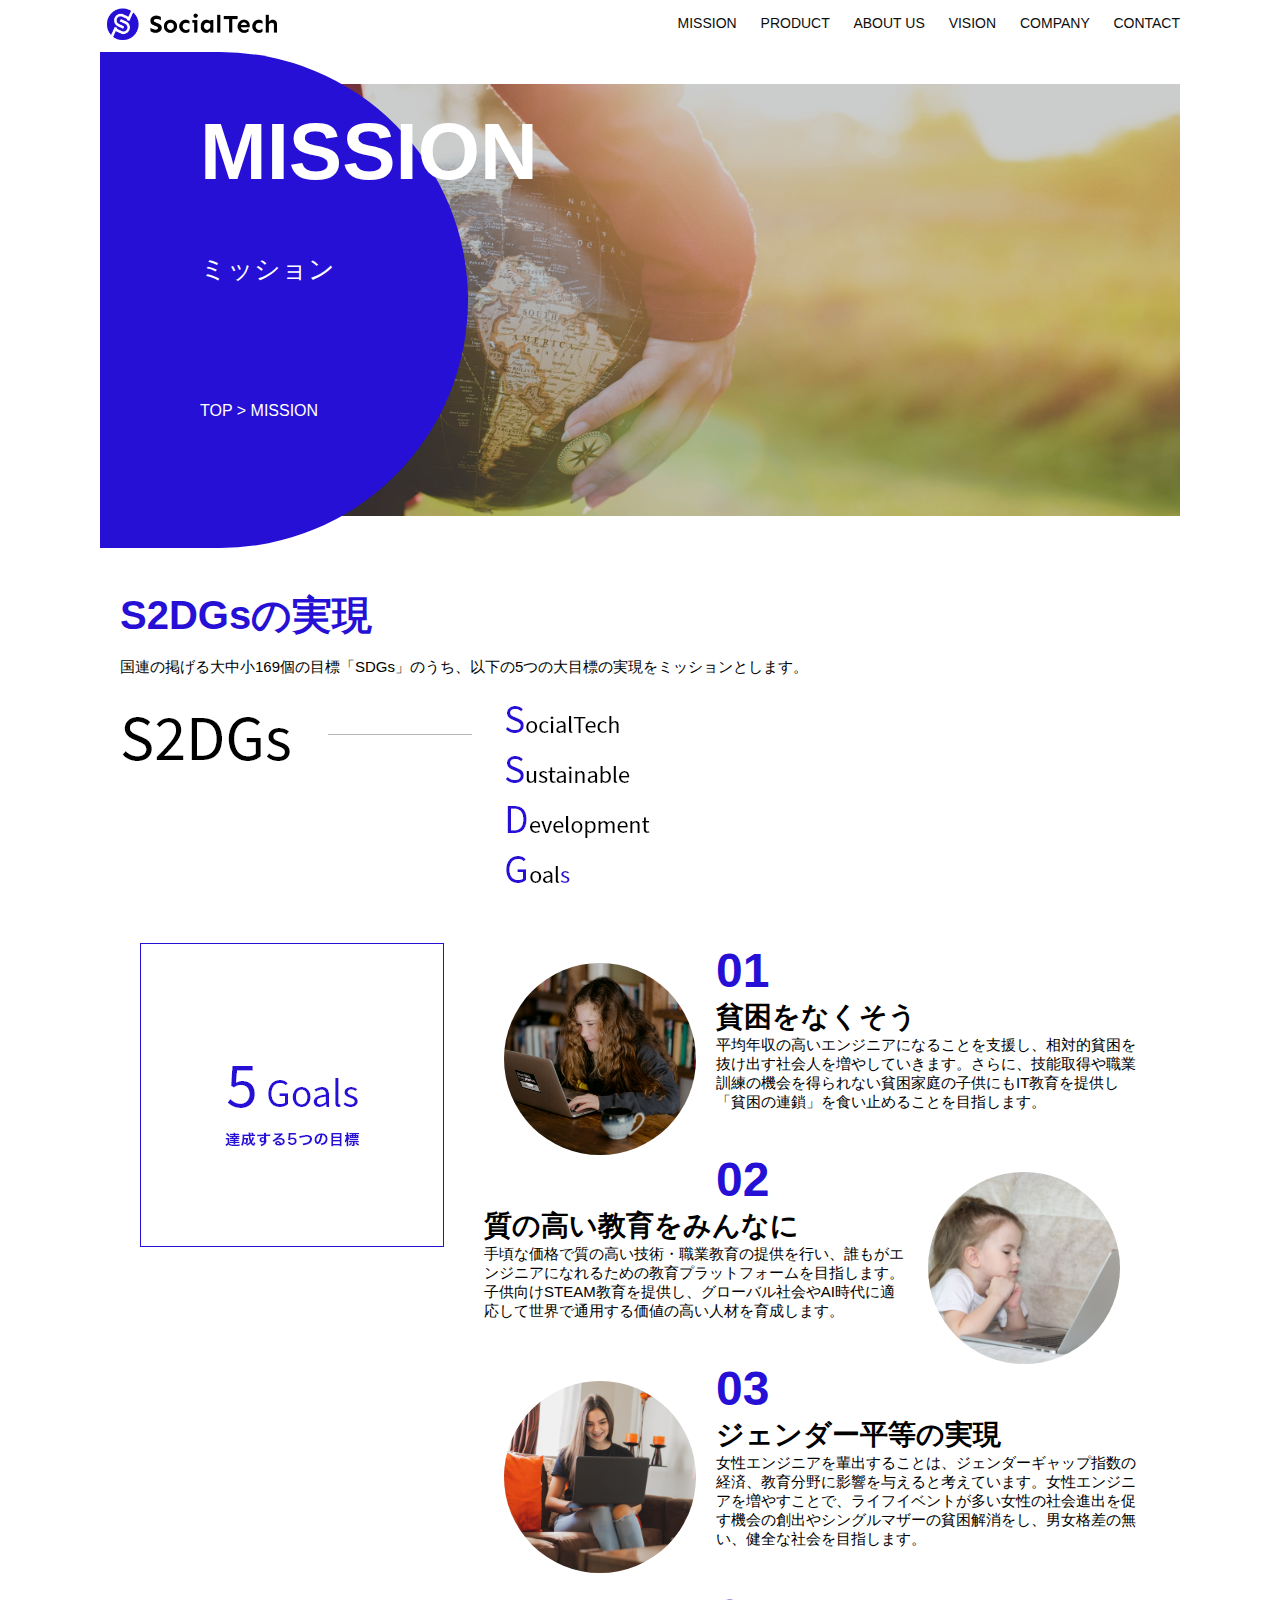
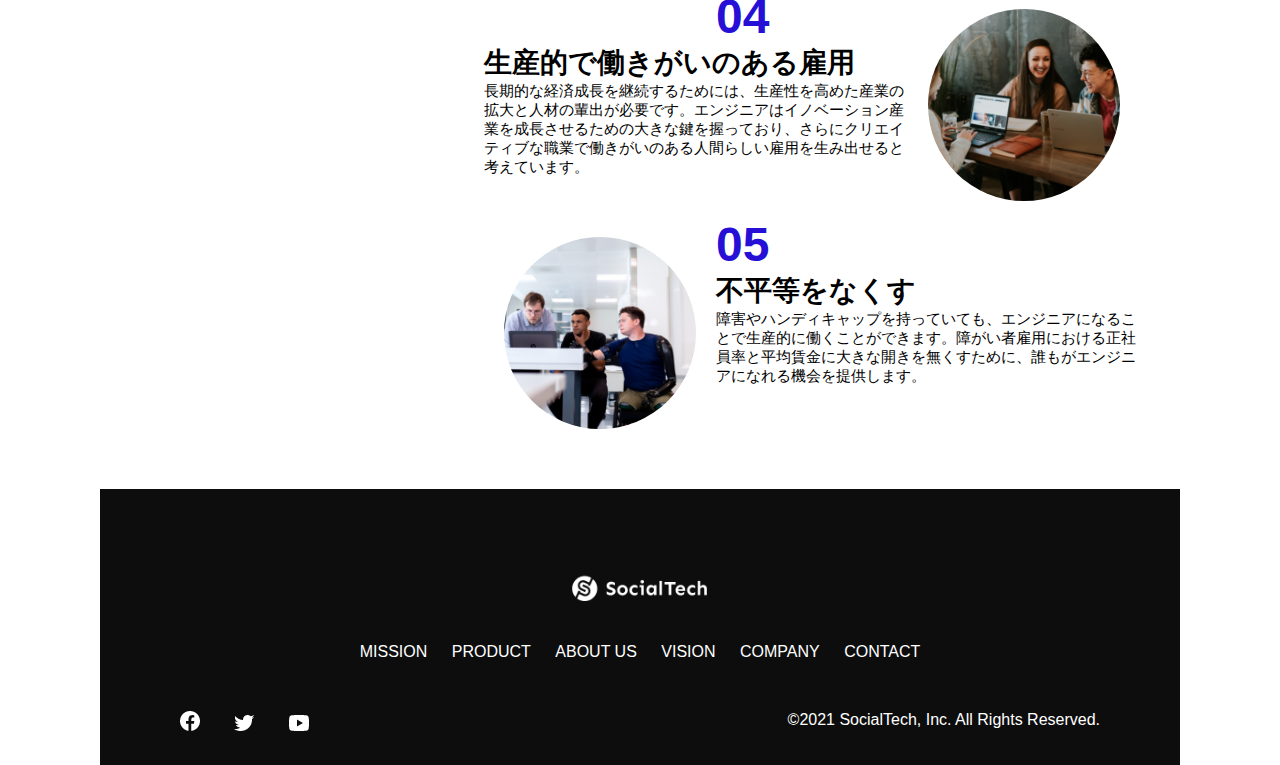
<file: kadai_tutorial_output/socialtech/mission.html>
<!DOCTYPE html>

<html>
  <head>
    <title>SocialTech - MISSION ミッション -</title>
    <meta name="description" content="SocialTechが目指す5つの目標（S2DGs）を紹介します">
    <meta name="viewport" content="width=device-width, initial-scale=1.0">
    <link rel="stylesheet" href="style.css">
  </head>

  <body>
    <body>
      <!-- ヘッダー -->
      <header>
        <!-- ロゴ -->
        <a href="index.html" id="logo"><img src="images/logo.png" alt="トップページに戻る"></a>
    
        <!-- PC用ナビゲーション -->
        <nav id="nav-pc">
          <a href="mission.html">MISSION</a>
          <a href="product.html">PRODUCT</a>
          <a href="index.html#aboutus">ABOUT US</a>
          <a href="index.html#vision">VISION</a>
          <a href="index.html#company">COMPANY</a>
          <a href="index.html#contact">CONTACT</a>
        </nav>
    
        <!-- スマホ用メニューボタン -->
        <img id="menu-sp" src="images/button-menu.png" alt="ナビゲーションを開く" onclick="document.getElementById('nav-sp').style.display = 'block'">
    
        <!-- スマホ用ナビゲーション -->
        <nav id="nav-sp">
          <img id="close" src="images/button-close.png" alt="ナビゲーションを閉じる" onclick="document.getElementById('nav-sp').style.display = 'none'">
          <a id="logo-sp" href="index.html" onclick="document.getElementById('nav-sp').style.display = 'none'"><img
              src="images/logo-sp.png" alt="トップページに戻る"></a>
          <a class="menu" href="mission.html" onclick="document.getElementById('nav-sp').style.display = 'none'">MISSION</a>
          <a class="menu" href="product.html" onclick="document.getElementById('nav-sp').style.display = 'none'">PRODUCT</a>
          <a class="menu" href="index.html#aboutus" onclick="document.getElementById('nav-sp').style.display = 'none'">ABOUT
            US</a>
          <a class="menu" href="index.html#vision"
            onclick="document.getElementById('nav-sp').style.display = 'none'">VISION</a>
          <a class="menu" href="index.html#company"
            onclick="document.getElementById('nav-sp').style.display = 'none'">COMPANY</a>
          <a class="menu" href="index.html#contact"
            onclick="document.getElementById('nav-sp').style.display = 'none'">CONTACT</a>
          <div id="sns">
            <a href="https://www.facebook.com/sejuku2013"><img src="images/button-facebook.png" alt="Facebookのリンク"></a>
            <a href="https://twitter.com/samuraijuku"><img src="images/button-twitter.png" alt="Twitterのリンク"></a>
            <a href="https://www.youtube.com/channel/UCCFOQO5aDK0xXam4cUQXT8g"><img src="images/button-youtube.png" alt="YouTubeのリンク"></a>
          </div>
        </nav>
      </header>
      <main>
        <article>
          <section id="mission-main">
            <div id="mission-title">
              <h1>MISSION</h1>
              <span>ミッション</span>
              <div>TOP > MISSION</div>
            </div>
          </section>

          <section id="mission-s2dgs">
            <h2 class="mission-h2">S2DGsの実現</h2>
            <p>国連の掲げる大中小169個の目標「SDGs」のうち、以下の5つの大目標の実現をミッションとします。</p>
            <img src="images/mission/mission-s2dgs.png" alt="S2DGs">
          </section>

          <section id="mission-5goals">
            <div>
              <img id="s2dgs-image" src="images/mission/mission-5goals.png" alt="5Goals">
            </div>

            <div>
              <div>
                <img class="fivegoals-image-left" src="images/mission/mission-5goals01.png" alt="PCを操作する女の子">
                <span class="fivegoals-number">01</span>
                <h3 class="fivegoals-h3">貧困をなくそう</h3>
                <p class="fivegoals-p">平均年収の高いエンジニアになることを支援し、相対的貧困を抜け出す社会人を増やしていきます。さらに、技能取得や職業訓練の機会を得られない貧困家庭の子供にもIT教育を提供し「貧困の連鎖」を食い止めることを目指します。</p>
                </div>

                <div>
                  <img class="fivegoals-image-right" src="images/mission/mission-5goals02.png" alt="PCを見つめる小さい女の子">
                  <span class="fivegoals-number">02</span>
                  <h3 class="fivegoals-h3">質の高い教育をみんなに</h3>
                  <p class="fivegoals-p">
                    手頃な価格で質の高い技術・職業教育の提供を行い、誰もがエンジニアになれるための教育プラットフォームを目指します。子供向けSTEAM教育を提供し、グローバル社会やAI時代に適応して世界で通用する価値の高い人材を育成します。
                  </p>
                </div>
        
                <div>
                  <img class="fivegoals-image-left" src="images/mission/mission-5goals03.png" alt="PCを操作する女性">
                  <span class="fivegoals-number">03</span>
                  <h3 class="fivegoals-h3">ジェンダー平等の実現</h3>
                  <p class="fivegoals-p">
                    女性エンジニアを輩出することは、ジェンダーギャップ指数の経済、教育分野に影響を与えると考えています。女性エンジニアを増やすことで、ライフイベントが多い女性の社会進出を促す機会の創出やシングルマザーの貧困解消をし、男女格差の無い、健全な社会を目指します。
                  </p>
                </div>
        
                <div>
                  <img class="fivegoals-image-right" src="images/mission/mission-5goals04.png" alt="笑顔で話し合う3人の男女">
                  <span class="fivegoals-number">04</span>
                  <h3 class="fivegoals-h3">生産的で働きがいのある雇用</h3>
                  <p class="fivegoals-p">
                    長期的な経済成長を継続するためには、生産性を高めた産業の拡大と人材の輩出が必要です。エンジニアはイノベーション産業を成長させるための大きな鍵を握っており、さらにクリエイティブな職業で働きがいのある人間らしい雇用を生み出せると考えています。
                  </p>
                </div>
        
                <div>
                  <img class="fivegoals-image-left" src="images/mission/mission-5goals05.png" alt="障害を持つ男性が生き生きと働く様子">
                  <span class="fivegoals-number">05</span>
                  <h3 class="fivegoals-h3">不平等をなくす</h3>
                  <p class="fivegoals-p">
                    障害やハンディキャップを持っていても、エンジニアになることで生産的に働くことができます。障がい者雇用における正社員率と平均賃金に大きな開きを無くすために、誰もがエンジニアになれる機会を提供します。
                  </p>
                </div>
              </div>
          </section>
          
        </article>
        <footer>
          <div id="footer-logo">
            <img src="images/logo-sp.png" alt="SocialTech">
          </div>
          <div id="footer-link">
            <a href="mission.html">MISSION</a>
            <a href="product.html">PRODUCT</a>
            <a href="index.html#aboutus">ABOUT US</a>
            <a href="index.html#vision">VISION</a>
            <a href="index.html#company">COMPANY</a>
            <a href="index.html#contact">CONTACT</a>
          </div>
          <div id="sns-footer">
            <a href="https://www.facebook.com/sejuku2013"><img src="images/button-facebook.png" alt="Facebookのリンク"></a>
            <a href="https://twitter.com/samuraijuku"><img src="images/button-twitter.png" alt="Twitterのリンク"></a>
            <a href="https://www.youtube.com/channel/UCCFOQO5aDK0xXam4cUQXT8g"><img src="images/button-youtube.png" alt="YouTubeのリンク"></a>
            <span id="copyright">&copy;2021 SocialTech, Inc. All Rights Reserved. </span>
          </div>
        </footer>
      </main>
    </body>
   
    </html>
</file>
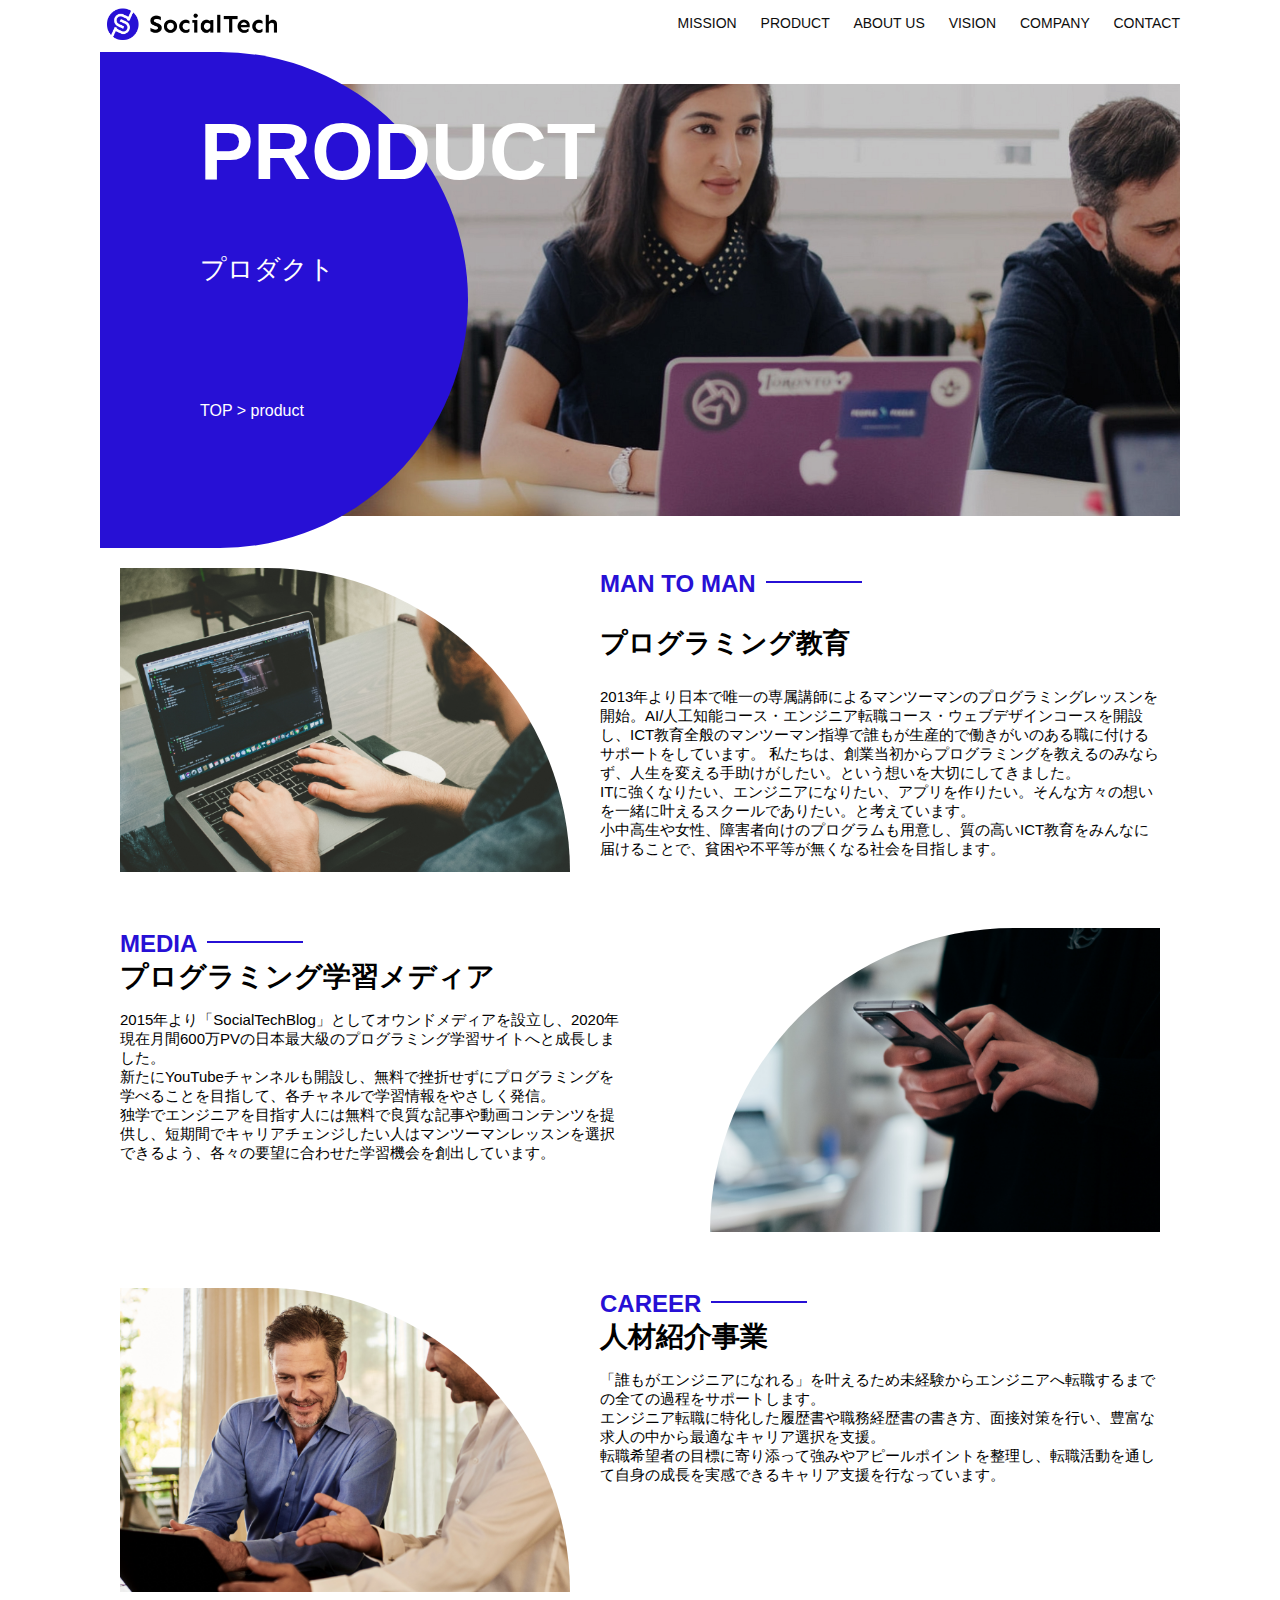
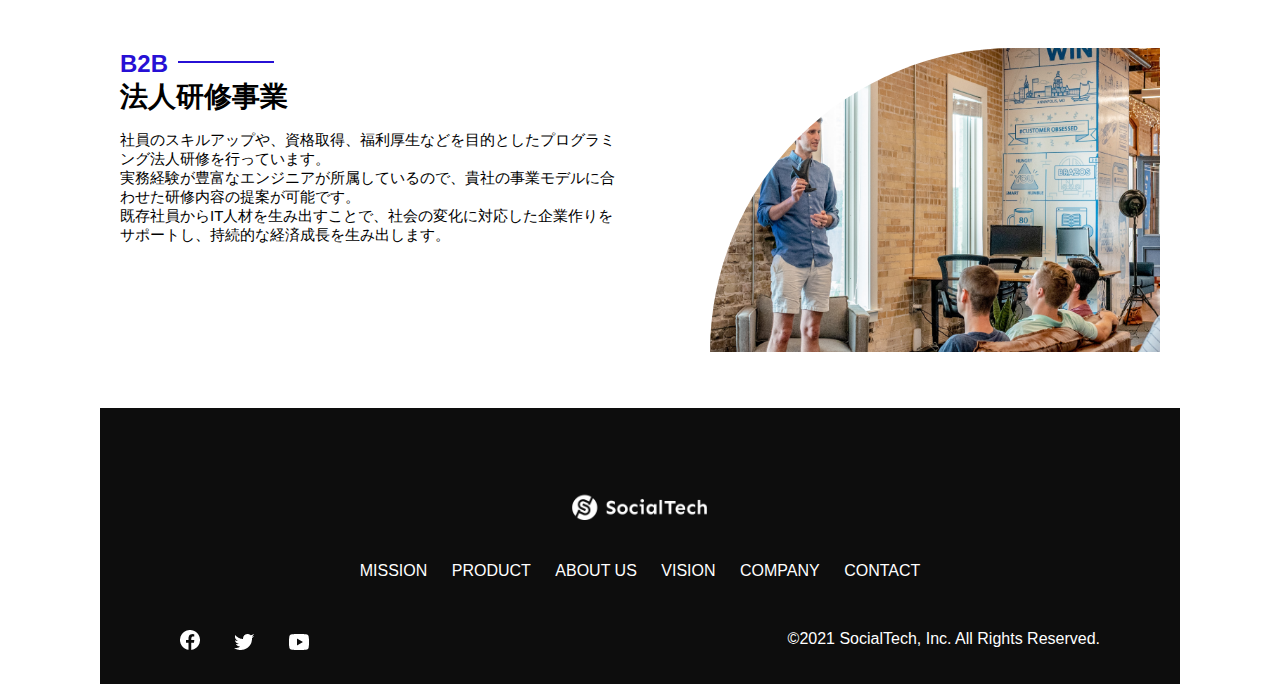
<file: kadai_tutorial_output/socialtech/product.html>
<!DOCTYPE html>

<html>
  <head>
    <title>SocialTech -PRODUCT プロダクト-</title>
    <meta name="description" content="SocialTechの4つのプロダクトを紹介します">
    <meta name="viewport" content="width=device-width, initial-scale=1.0">
    <link rel="stylesheet" href="style.css">
  </head>

  <body>
    <body>
      <!-- ヘッダー -->
      <header>
        <!-- ロゴ -->
        <a href="index.html" id="logo"><img src="images/logo.png" alt="トップページに戻る"></a>
    
        <!-- PC用ナビゲーション -->
        <nav id="nav-pc">
          <a href="mission.html">MISSION</a>
          <a href="product.html">PRODUCT</a>
          <a href="index.html#aboutus">ABOUT US</a>
          <a href="index.html#vision">VISION</a>
          <a href="index.html#company">COMPANY</a>
          <a href="index.html#contact">CONTACT</a>
        </nav>
    
        <!-- スマホ用メニューボタン -->
        <img id="menu-sp" src="images/button-menu.png" alt="ナビゲーションを開く" onclick="document.getElementById('nav-sp').style.display = 'block'">
    
        <!-- スマホ用ナビゲーション -->
        <nav id="nav-sp">
          <img id="close" src="images/button-close.png" alt="ナビゲーションを閉じる" onclick="document.getElementById('nav-sp').style.display = 'none'">
          <a id="logo-sp" href="index.html" onclick="document.getElementById('nav-sp').style.display = 'none'"><img
              src="images/logo-sp.png" alt="トップページに戻る"></a>
          <a class="menu" href="mission.html" onclick="document.getElementById('nav-sp').style.display = 'none'">MISSION</a>
          <a class="menu" href="product.html" onclick="document.getElementById('nav-sp').style.display = 'none'">PRODUCT</a>
          <a class="menu" href="index.html#aboutus" onclick="document.getElementById('nav-sp').style.display = 'none'">ABOUT
            US</a>
          <a class="menu" href="index.html#vision"
            onclick="document.getElementById('nav-sp').style.display = 'none'">VISION</a>
          <a class="menu" href="index.html#company"
            onclick="document.getElementById('nav-sp').style.display = 'none'">COMPANY</a>
          <a class="menu" href="index.html#contact"
            onclick="document.getElementById('nav-sp').style.display = 'none'">CONTACT</a>
          <div id="sns">
            <a href="https://www.facebook.com/sejuku2013"><img src="images/button-facebook.png" alt="Facebookのリンク"></a>
            <a href="https://twitter.com/samuraijuku"><img src="images/button-twitter.png" alt="Twitterのリンク"></a>
            <a href="https://www.youtube.com/channel/UCCFOQO5aDK0xXam4cUQXT8g"><img src="images/button-youtube.png" alt="YouTubeのリンク"></a>
          </div>
        </nav>
      </header>
      <main>
        <article>
          <section id="product-main">
            <div id="product-title">
              <h1>PRODUCT</h1>
              <span>プロダクト</span>
              <div>TOP > product</div>
            </div>
          </section>

          <section class="product-section1">
            <img src="images/product/product-mantoman.png" alt="PCでコードを書く男性">
            <div>
            <h2 class="product-h2">MAN TO MAN</h2>
            <h3 class="product-h>プログラミング教育">プログラミング教育</h3>
            <p>2013年より日本で唯一の専属講師によるマンツーマンのプログラミングレッスンを開始。AI/人工知能コース・エンジニア転職コース・ウェブデザインコースを開設し、ICT教育全般のマンツーマン指導で誰もが生産的で働きがいのある職に付けるサポートをしています。
              私たちは、創業当初からプログラミングを教えるのみならず、人生を変える手助けがしたい。という想いを大切にしてきました。<br>ITに強くなりたい、エンジニアになりたい、アプリを作りたい。そんな方々の想いを一緒に叶えるスクールでありたい。と考えています。<br>小中高生や女性、障害者向けのプログラムも用意し、質の高いICT教育をみんなに届けることで、貧困や不平等が無くなる社会を目指します。</p>
            </div>
          </section>

          <section class="product-section2">
            <div>
              <h2 class="product-h2">MEDIA</h2>
              <h3 class="product-h3">プログラミング学習メディア</h3>
              <p>2015年より「SocialTechBlog」としてオウンドメディアを設立し、2020年現在月間600万PVの日本最大級のプログラミング学習サイトへと成長しました。<br>新たにYouTubeチャンネルも開設し、無料で挫折せずにプログラミングを学べることを目指して、各チャネルで学習情報をやさしく発信。<br>独学でエンジニアを目指す人には無料で良質な記事や動画コンテンツを提供し、短期間でキャリアチェンジしたい人はマンツーマンレッスンを選択できるよう、各々の要望に合わせた学習機会を創出しています。
            </p>
            </div>
            <img src="images/product/product-media.png" alt="スマートフォンを操作する人">
          </section>
        
          <section class="product-section1">
            <img src="images/product/product-career.png" alt="笑顔で話し合う2人の男性">
            <div>
              <h2 class="product-h2">CAREER</h2>
              <h3 class="product-h3">人材紹介事業</h3>
              <p>
              「誰もがエンジニアになれる」を叶えるため未経験からエンジニアへ転職するまでの全ての過程をサポートします。<br>エンジニア転職に特化した履歴書や職務経歴書の書き方、面接対策を行い、豊富な求人の中から最適なキャリア選択を支援。<br>転職希望者の目標に寄り添って強みやアピールポイントを整理し、転職活動を通して自身の成長を実感できるキャリア支援を行なっています。<br>
              </p>
            </div>
          </section>

          <section class="product-section2">
            <div>
              <h2 class="product-h2">B2B</h2>
              <h3 class="product-h3">法人研修事業</h3>
              <p>
              社員のスキルアップや、資格取得、福利厚生などを目的としたプログラミング法人研修を行っています。<br>実務経験が豊富なエンジニアが所属しているので、貴社の事業モデルに合わせた研修内容の提案が可能です。<br>既存社員からIT人材を生み出すことで、社会の変化に対応した企業作りをサポートし、持続的な経済成長を生み出します。
             </p>
            </div>
            <img src="images/product/product-b2b.png" alt="講演中の男性とそれを聴く人々">
          </section>
      </article>

        <footer>
          <div id="footer-logo">
            <img src="images/logo-sp.png" alt="SocialTech">
          </div>
          <div id="footer-link">
            <a href="mission.html">MISSION</a>
            <a href="product.html">PRODUCT</a>
            <a href="index.html#aboutus">ABOUT US</a>
            <a href="index.html#vision">VISION</a>
            <a href="index.html#company">COMPANY</a>
            <a href="index.html#contact">CONTACT</a>
          </div>
          <div id="sns-footer">
            <a href="https://www.facebook.com/sejuku2013"><img src="images/button-facebook.png" alt="Facebookのリンク"></a>
            <a href="https://twitter.com/samuraijuku"><img src="images/button-twitter.png" alt="Twitterのリンク"></a>
            <a href="https://www.youtube.com/channel/UCCFOQO5aDK0xXam4cUQXT8g"><img src="images/button-youtube.png" alt="YouTubeのリンク"></a>
            <span id="copyright">&copy;2021 SocialTech, Inc. All Rights Reserved. </span>
          </div>
        </footer>
      </main>
    </body>
   
    </html>
</file>
<file: kadai_012/style.css>
/* PC、スマホ共通スタイル */
body {
  font-family: "Source Sans Pro", "Hiragino Kaku Gothic ProN", Meiryo, Arial,
    sans-serif;
}

p {
  font-size: 15px;
}

/*================
PC用のスタイル 
=================*/
/* 横幅設定 */
body {
  max-width: 1080px;
  min-width: 960px;
  margin: 0 auto 0 auto;
}

/* ヘッダー */
header {
  display: flex;
  justify-content: space-between;
}

/* ナビゲーションのレイアウト */
#nav-pc {
  text-align: right;
  font-size: 14px;
  padding-top: 15px;
}

/* ナビゲーションのリンクの装飾設定 */
#nav-pc>a {
  text-decoration: none;
  margin-left: 20px;
}

#nav-pc>a:link {
  color: #0d0d0d;
}

#nav-pc>a:visited {
  color: #0d0d0d;
}

#nav-pc>a:hover {
  color: #0d0d0d;
  text-decoration: underline;
}

#nav-pc>a:active {
  color: #0d0d0d;
}

/* メインビジュアル*/
#main-visual {
  position: relative;
  height: 400px;
}

#main-message {
  position: absolute;
  top: 0;
  left: 0;
  background-color: #2710d5;
  color: #ffffff;
  border-radius: 0 0 476px 0;
  max-width: 620px;
  height: 100%;
  width: 100%;
  z-index: 11;
}

#main-message>h1 {
  font-size: 60px;
  font-weight: bold;
  margin: 100px 0 0 50px;
}

#main-message>p {
  font-size: 28px;
  margin: 0 0 0 50px;
}

#main-visual>img {
  max-width: 620px;
  border-radius: 476px 0 0 0;
  position: absolute;
  top: 0;
  right: 0;
  z-index: 10;
}

/* 見出し */
h2 {
  margin: 40px 0 0 0;
}

h2::after {
  content: url("images/line.png");
  margin-left: 10px;
}

h3 {
  font-size: 27px;
}

/* ミッション */
#mission {
  margin: 80px auto 80px auto;
  width: 100%;
}

#mission-flex {
  width: 100%;
  display: flex;
}

#mission-flex>div {
  width: 50%;
  margin: 20px;
}

#mission-photo {
  width: 100%;
}

#s2dgs {
  margin-top: 50px;
}

/* プロダクト */
#product {
  background-color: #fafafa;
  width: 100%;
  margin: 80px 0 80px 0;
  padding: 10px 40px 0px 40px;
}

/* 外枠 */
#product>div {
  margin-top: 40px;
  display: flex;
}

/* 左のカラム */
#product-left {
  width: 50%;
  margin-right: 20px;
}

/* 右のカラム */
#product-right {
  width: 50%;
  margin-left: 20px;
  margin-top: 80px;
}

/* 画像＋説明の枠 */
#product-left>div {
  position: relative;
  height: 480px;
  margin-right: 20px;
}

#product-right>div {
  position: relative;
  height: 480px;
  margin-left: 20px;
}

/* 画像 */
.product-photo {
  width: 100%;
}

/* 説明文の枠 */
.product-explain {
  background-color: #ffffff;
  position: absolute;
  left: 0;
  top: 280px;
  margin: 0 40px 0 40px;
  padding: 20px;
  box-shadow: 5px 5px 10px rgba(0, 0, 0, 0.05);
}

/* 説明文の英語 */
.product-explain>span {
  color: #2710d5;
  font-weight: bold;
  font-size: 16px;
  margin: 0;
}

/* 説明文の見出し */
.product-explain>h3 {
  margin: 5px 0 5px 0;
}

/* 説明文 */
.product-explain>p {
  margin: 0;
}

/* 「もっとみる」ボタン */
#product-more {
  margin: 0 auto -42px auto;
}

/* ABOUT US */
#aboutus {
  margin: 80px auto 80px auto;
}

/* 3つの組織文化と画像を入れる枠 */
#aboutus>div {
  display: flex;
}

/* 画像 */
.culture-img {
  width: 100%;
  align-self: flex-start;
}

.culture-img2 {
  margin-top: 50px;
  width: 100%;
}

/* 3つの組織文化の表 */
.culture-table {
  max-width: 500px;
  margin-right: 50px;
}

/* 番号 */
.culture-num {
  font-size: 80px;
  color: #2710d5;
  margin: 0 20px 0 0;
}

/* 組織文化英語 */
.culture-en {
  color: #2710d5;
  font-weight: bold;
  font-size: 24px;
  display: block;
}

/* 組織文化日本語 */
.culture-jp {
  font-size: 28px;
  font-weight: bold;
}

/* 説明文 */
.culture-description {
  margin: 0;
}

/* ビジョン */
#vision {
  margin: 80px auto 80px auto;
}

/* セクション内の外枠 */
#vision>div {
  width: 100%;
  display: flex;
  justify-content: space-between;
  flex-wrap: wrap;
}

/* 7つの行動指針の枠 */
.vision-box {
  width: 300px;
  height: 300px;
  margin-bottom: 30px;
  position: relative;
}

.vision-box>img {
  width: 100%;
  height: auto;
  position: absolute;
  top: 0;
  left: 0;
  z-index: 30;
}

.vision-box>span {
  position: absolute;
  top: 0;
  left: 0;
  z-index: 31;
  margin-right: 20px;
}

.vision-box>span>h4 {
  color: #2710d5;
  font-size: 19px;
  margin: 80px 0 0 0;
  Ï
}

.vision-box>span>h4::first-letter {
  font-size: 40px;
}

.vision-box>span>h5 {
  font-size: 20px;
  margin: 0 0 0 0;
}

.vision-box>span>p {
  margin: 10px 0 0 0;
}


/* cases */
#cases{
  margin-top: 40px;
  margin-bottom: 40px;
}

ul{
  display: flex;
  list-style-type: none;
}

li{
  width: 33%;
  margin: 20px;
}

.case-card{
  background-color: #ffffff;
  min-height: 400px;
  box-shadow: 5px 5px 15px rgba(0, 0, 0, 0.2);
}

.case-img{
  width: 100%;
}

.case-info{
  padding: 10px 20px 10px 20px;
}

.case-name{
  color: #2710d5;
  font-size: 19px;
}

.case-content{
  font-size: 14px;
}


/* 会社概要 */
#company {
  margin: 80px auto 80px auto;
}

#company-table {
  width: 100%;
}

.tableheader {
  text-align: left;
  padding: 20px;
  border-bottom-color: #2710d5;
  border-bottom-width: 1px;
  border-bottom-style: solid;
  width: 100px;
}

.tableheader-first {
  text-align: left;
  padding: 20px;
  border-bottom-color: #2710d5;
  border-bottom-width: 1px;
  border-bottom-style: solid;
  border-top-color: #2710d5;
  border-top-width: 1px;
  border-top-style: solid;
  width: 100px;
}

.cell {
  padding: 30px;
  border-bottom-color: #ececec;
  border-bottom-width: 1px;
  border-bottom-style: solid;
}

.cell-first {
  padding: 30px;
  border-bottom-color: #ececec;
  border-bottom-width: 1px;
  border-bottom-style: solid;
  border-top-color: #ececec;
  border-top-width: 1px;
  border-top-style: solid;
}

#company>iframe {
  width: 100%;
  height: 368px;
  margin-top: 40px;
}

/* お問い合わせ */
#contact {
  margin: 80px auto 80px auto;
}

/* 外枠 */
#contact>form>div {
  display: flex;
  flex-direction: row;
  flex-wrap: wrap;
  padding-bottom: 30px;
}

/* 左列の見出し */
.contact-heading {
  width: 240px;
  align-self: center;
}

/* 見出しのラベル */
.contact-label {
  font-weight: bold;
}

/* 必須 */
.contact-span {
  color: #ce2222;
  margin: 0 0 0 20px;
  font-weight: bold;
}

/* テキストボックス */
.contact-textbox {
  border-top: 0;
  border-left: 0;
  border-right: 0;
  border-bottom-width: 1px;
  border-bottom-color: #707070;
  border-bottom-style: solid;
  background-color: #fafafa;
  width: 400px;
  height: 56px;
}

/* お問い合わせ内容のテキストエリア */
.contact-textarea {
  border-top: 0;
  border-left: 0;
  border-right: 0;
  border-bottom-width: 1px;
  border-bottom-color: #707070;
  border-bottom-style: solid;
  background-color: #fafafa;
  width: 400px;
  height: 200px;
}

/* 個人情報の取り扱い */
details {
  width: 700px;
}

details>div {
  background-color: #fafafa;
  padding: 20px;
}

details>div>span {
  font-weight: bold;
}

/* フッター */
footer {
  background-color: #0d0d0d;
  text-align: center;
  padding: 80px 80px 30px 80px;
}

#footer-logo {
  margin-bottom: 30px;
}

#footer-link {
  margin-bottom: 50px;
}
#footer-link > a {
  text-decoration: none;
  margin: 10px;
}
#footer-link > a:link {
  color: #ffffff;
}
#footer-link > a:visited {
  color: #ffffff;
}
#footer-link > a:hover {
  color: #ffffff;
  text-decoration: underline;
}
#footer-link > a:active {
  color: #ffffff;
}

#sns-footer {
  text-align: left;
  width: 100%;
}

#sns-footer > a {
  margin-right: 30px;
}

#copyright {
  color: #ffffff;
  float: right;
}
</file>
<file: kadai_013/style.css>
/* PC、スマホ共通スタイル */
body {
  font-family: "Source Sans Pro", "Hiragino Kaku Gothic ProN", Meiryo, Arial,
    sans-serif;
}

p {
  font-size: 15px;
}

#main-visual>img {
  width: 100%;
}

/*================
PC用のスタイル 
=================*/
@media screen and (min-width: 768px) {
  /* 横幅設定 */
  body {
    max-width: 1080px;
    min-width: 960px;
    margin: 0 auto 0 auto;
  }

  /* ヘッダー */
  header {
    display: flex;
    justify-content: space-between;
  }

  /* ナビゲーションのレイアウト */
  #nav-pc {
    text-align: right;
    font-size: 14px;
    padding-top: 15px;
  }

  /* ナビゲーションのリンクの装飾設定 */
  #nav-pc > a {
    text-decoration: none;
    margin-left: 20px;
  }

  #nav-pc>a:link {
    color: #0d0d0d;
  }

  #nav-pc>a:visited {
    color: #0d0d0d;
  }

  #nav-pc>a:hover {
    color: #0d0d0d;
    text-decoration: underline;
  }

  #nav-pc>a:active {
    color: #0d0d0d;
  }

  #menu-sp{
    display: none;
  }
  #nav-sp{
    display: none;
  }
}

/*================
SP用のスタイル 
=================*/
@media screen and (max-width: 767px) {

  body{
    min-width: 375px;
    margin: 0;
  }
/* PCのナビゲーションを非表示に */
  #nav-pc{
    display: none;
  }
  /* ハンバーガーメニュー */
  #menu-sp{
    float: right;
    padding: 0;
  }
  /* スマホ用ナビゲーション */
  #nav-sp{
    background-color: #ce933e;
    position: absolute;
    left: 0;
    top: 0;
    height: 100%;
    width: 100%;
    display: none;
    z-index: 100;
  }
  /* 	xボタン */
  #close{
    position: absolute;
    top: 20px;
    right: 20px;
  }

  #logo-sp{
    margin: 80px 0px 30px 20px;
  }

  #nav-sp > a{
    display: block;
  }

  #nav-sp > a:link{
    color: #ffffff;
  }

  #nav-sp > a:visited{
   color: #ffffff;
  }

  #nav-sp > a:hover{
    text-decoration: none;
  }

  #nav-sp > a:active{
    color: #ffffff;
  }

  #nav-sp > #menu{
    text-decoration: none;
    display: block;
    margin-left: 20px;
    margin-right: 20px;
    height: 44px;
    font-size: 16px;
    background-image: url("images/arrow.png");
    background-repeat: no-repeat;
    background-position: right top;
  }


}
</file>
<file: kadai_tutorial_output/socialtech/style.css>
/* PC、スマホ共通スタイル */
body{
  font-family: "Source Sans Pro", "Hiragino Kaku Gothic ProN", Meiryo, Arial, sans-serif;
}

p{
  font-size: 15px;
}   

.arrow-right {
  color: #2710d5;
}
#submit{
  margin-top: 50px;
}

  /*================
  PC用のスタイル
  =================*/
  @media screen and (min-width: 768px) {
     /* 横幅設定 */
    body{
      max-width: 1080px;
      min-width: 900px;
      margin: 0 auto 0 auto;}
   /* ヘッダー */
    header{
      display: flex;
      justify-content: space-between;
    }
 
/* ナビゲーションのレイアウト */
#nav-pc{
  font-size: 14px;
  padding-top: 15px;

}

/* ナビゲーションのリンクの装飾設定 */
#nav-pc > a{
  text-decoration: none;
  margin-left: 20px;
}


#nav-pc > a:link{
  color: #0d0d0d;
}

#nav-pc > a:visited{
  color: #0d0d0d;
}

#nav-pc > a:hover{
  color: #0d0d0d;
  text-decoration: underline;
}

#nav-pc > a:active{
  color: #0d0d0d;
}

  /* スマホ用ナビを非表示 */
  #nav-sp,
  #menu-sp {
    display: none;
  }

  /* メインビジュアル */
#main-visual{
  position: relative;
  height: 400px;
}



#main-message{
  position: absolute;
  top: 0;
  left: 0;
  background-color: #2710d5;
  color: #ffffff;
  width: 100%;
  height: 100%;
  max-width: 620px;
  border-radius: 0 0 476px 0;
  z-index: 11;
}

#main-message > h1 {
  font-size: 60px;
  font-weight: bold;
  margin: 100px 0 0 50px;
}
#main-message > p {
  font-size: 28px;
  margin: 0 0 0 50px;
}

#main-visual > img {
  max-width: 620px;
  border-radius: 476px 0 0 0;
  position: absolute;
  top: 0;
  right: 0;
  z-index: 10;
}

/*見出し*/
h2{
  margin: 40px 0 0 0;
}

h2::after{
  content: url("images/line.png");
  margin-left: 10px;
}

h3 {
  font-size: 27px;
}

/* ミッション */
#mission{
  margin: 80px auto 80px auto;
  width: 100%;
}

#mission-flex{
  width: 100%;
  display: flex;
}

#mission-flex > div{
  width: 50%;
  margin: 20px;
}

#mission-photo{
  width: 100%;
}

#s2dgs{
  margin-top: 50px;
  width: 100%; 
}

 /* プロダクト */
 #product {
  background-color: #fafafa;
  margin: 80px 0 80px 0;
  padding: 10px 40px 0px 40px;
}

/* 外枠 */
#product > div {
  margin-top: 40px;
  display: flex;
}

/* 左のカラム */
#product-left {
  width: 50%;
  margin-right: 20px;
}

/* 右のカラム */
#product-right {
  width: 50%;
  margin-left: 20px;
  margin-top: 80px;
}

/* 写真＋説明の枠 */
#product-left > div {
  position: relative;
  height: 480px;
  margin-right: 20px;
}
#product-right > div {
  position: relative;
  height: 480px;
  margin-left: 20px;
}
 /* 画像 */
.product-photo{
  width: 100%;
}
  /* 説明文の枠 */
.product-explain{
  background-color: #ffffff;
  position: absolute;
  left: 0;
  top: 280px;
  margin: 0 40px 0 40px;
  padding: 20px;
  box-shadow: 5px 5px 10px rgba(0, 0, 0, 0.05);
}

 /* 説明文の英語 */
.product-explain > span{
  color: #2710d5;
  font-weight: bold;
  font-size: 16px;
  margin: 0;
}

  /* 説明文の見出し */
.product-explain > h3{
  font-size: 20px;
  margin: 5px 0 5px 0;
}

  /* 説明文 */
.product-explain > p{
 font-size: 14px;
 margin: 0;
}

/* 「もっとみる」ボタン */
#product-more{
  margin: 0 auto -42px auto;
}

/* ABOUT US */
#aboutus{
  margin: 80px auto 80px auto;
}

/* ３つの組織文化と写真を入れる枠 */
#aboutus > div{
  display: flex;
}

/* 写真 */
.culture-img{
  width: 100%;
  align-self: flex-start;
}
.culture-img2{
  margin-top: 50px;
  width: 100%;
}

/* 3つの組織文化の表 */
.culture-table{
  margin-right: 50px;
}

  /* 番号 */
.culture-num{
  font-size: 80px;
  color: #2710d5;
  margin-right: 20px;
}

  /* 組織文化英語 */
.culture-en{
  color: #2710d5;
  font-weight: bold;
  font-size: 24px;
  display: block; 
}

  /* 組織文化日本語 */
.culture-jp{
  font-size: 28px;
  font-weight: bold;
}

/* 説明文 */
.culture-description{
  margin: 0;

}

 /* ビジョン */
#vision{
  margin: 80px auto 80px auto;
}

 /* セクション内の外枠 */
#vision > div{
  width: 100%;
  display: flex;
  justify-content: space-between;
  flex-wrap: wrap;
}

 /* 7つの行動指針の枠 */
.vision-box{
  width: 300px;
  height: 300px;
  margin-bottom: 30px;
  position: relative;
}

.vision-box > img{
  width: 100%;
  height: auto;
  position: absolute;
  top: 0;
  left: 0;
  z-index: 30;
}

.vision-box > span{
  position: absolute;
  top: 0;
  left: 0;
  z-index: 31;
  margin-right: 20px;
}


.vision-box > span > h4{
  color: #2710d5;
  font-size: 19px;
  margin-top: 80px;
}

.vision-box > span > h4::first-letter{
  font-size: 40px;
}

.vision-box > span >h5{
  font-size: 20px;
  margin: 0 0 0 0;
}

.vision-box > span > p{
  margin-top: 10px;
}

 /* 会社概要 */
#company{
  margin: 80px auto 80px auto;
}

#company-table{
  width: 100%;
}

.tableheader{
  text-align: left;
  padding: 20px;
  border-bottom-color: #2710d5;
  border-bottom-width: 1px;
  border-bottom-style: solid;
  width: 100px;
}

.tableheader-first{
  text-align: left;
    padding: 20px;
    border-bottom-color: #2710d5;
    border-bottom-width: 1px;
    border-bottom-style: solid;
    border-top-color: #2710d5;
    border-top-width: 1px;
    border-top-style: solid;
    width: 100px;
}

.cell{
  padding: 30px;
  border-bottom-color: #ececec;
  border-bottom-width: 1px;
  border-bottom-style: solid;
}

.cell-first{
    padding: 30px;
    border-bottom-color: #ececec;
    border-bottom-width: 1px;
    border-bottom-style: solid;
    border-top-color: #ececec;
    border-top-width: 1px;
    border-top-style: solid;
}

#company > iframe{
  width: 100%;
  height: 368px;
  margin-top: 40px;
}

 /* お問い合わせ */
#contact{
  margin: 80px auto 80px auto;
}

  /* 外枠 */
#contact > form > div{
  display: flex;
  flex-direction: row;
  flex-wrap: wrap;
  padding-bottom: 30px;
}

/* 左列の見出し */
.contact-heading{
  width: 240px;
  align-self: center;
}

/* 見出しのラベル */
.contact-label{
  font-weight: bold;
}

/* 必須 */
.contact-span{
  color: #ce2222;
  margin-left: 20px;
  font-weight: bold;
}

/* テキストボックス */
.contact-textbox{
  border-top: 0;
  border-left: 0;
  border-right: 0;
  border-bottom-width: 1px;
  border-bottom-color: #707070;
  border-style: solid;
  background-color: #fafafa;
  width: 400px;
  height: 56px;
}

/* テキストボックス */
.contact-textarea{
  border-top: 0px;
  border-left: 0px;
  border-right: 0px;
  border-bottom-width: 1px;
  border-bottom-color: #707070;
  background-color: #fafafa;
  width: 400px;
  height: 200px;
}

/* 個人情報の取り扱い */
details{
  width: 700px;
}

details > div{
  background-color: #fafafa;
  padding: 20px;
}

details > div > span{
  font-weight: bold;
}

  /* フッター */
footer{
  background-color: #0d0d0d;
  text-align: center;
  padding: 80px 80px 30px 80px;
}

#footer-logo{
  margin-bottom:30px;
}

#footer-link{
  margin-bottom: 50px;
}

#footer-link > a {
  text-decoration: none;
  margin: 10px;
}

#footer-link > a:link{
  color: #ffffff;
}

#footer-link >a:visited{
  color: #ffffff;
}

#footer-link > a:hover{
  color: #ffffff;
  text-decoration: underline;
}

#footer-link > a:active{
  color: #ffffff;
}

#sns-footer{
  text-align: left;
  width: 100%;
}

#sns-footer > a{
  margin-right: 30px;
}

#copyright{
  color: #ffffff;
  float: right;
}
#nav-sp, #menu-sp{
  display: none;
}
   /* mission.html用スタイル */
   /* ミッションのメインビジュアル */
   #mission-main {
    height: 496px;
    width: 100%;
    background-image: url("images/mission/mission-main.png");
    background-repeat: no-repeat;
    background-position-y: center;
  }

  #mission-title {
    background-color: #2710d5;
    width: 368px;
    color: #ffffff;
    height: 496px;
    border-radius: 0 248px 248px 0;
    position: relative;
  }

  #mission-title > h1 {
    position: absolute;
    top: 0;
    left: 100px;
    font-size: 80px;
  }

  #mission-title > span {
    position: absolute;
    top: 200px;
    left: 100px;
    font-size: 26px;
  }

  #mission-title > div {
    position: absolute;
    top: 350px;
    left: 100px;
    font-size: 16px;
  }

  #mission-s2dgs {
    width: 100%;
    margin: 20px;
  }

  .mission-h2 {
    color: #2710d5;
    font-size: 40px;
  }

  .mission-h2::after {
    content: none;
  }

  #mission-5goals{
    margin: 20px;
    display: flex;
  }

  #mission-5goals > div{
    flex-grow: 1;
    padding: 20px;
  }

  #mission-5goals > div >div{
    margin-bottom: 40px;
  }

  .fivegoals-image-right{
    float: right;
    margin: 20px;
  }
  .fivegoals-image-left{
    float: left;
    margin: 20px;
  }

  .fivegoals-number{
    color: #2710d5;
    font-size: 48px;
    font-weight: bold;
    margin: 0;
  }

  .fivegoals-h3{
    font-size: 28px;
    margin: 0;
  }

  .fivegoals-p{
    margin: 0;
  }
  /* プロダクトページ */
  #product-main {
    height: 496px;
    width: 100%;
    background-image: url("images/product/product-main.png");
    background-repeat: no-repeat;
    background-position-y: center;
  }

  #product-title {
    background-color: #2710d5;
    width: 368px;
    color: #ffffff;
    height: 496px;
    border-radius: 0 248px 248px 0;
    position: relative;
  }
  #product-title > h1 {
    position: absolute;
    top: 0;
    left: 100px;
    font-size: 80px;
  }

  #product-title > span {
    position: absolute;
    top: 200px;
    left: 100px;
    font-size: 26px;
  }

  #product-title > div {
    position: absolute;
    top: 350px;
    left: 100px;
    font-size: 16px;
  }

   /* セクション1 */
  .product-section1{
    position: relative;
    margin: 20px;
    height: 340px;
  }

  .product-section1 > img{
    position: absolute;
    top: 0;
    left: 0;
    width: 450px;
    margin-bottom: 30px;
    margin-right: 40px;
    border-radius: 0 432px 0 0;
  }

  .product-section1 > div{
    position: absolute;
    top: 0;
    left: 480px;
  }

   /* セクション2 */
  .product-section2{
    position: relative;
    margin: 20px;
    height: 340px;
  }
  .product-section2 > img{
    position: absolute;
    top: 0;
    right: 0;
    width: 450px;
    margin-left: 40px;
    margin-bottom:30px;
    border-radius: 432px 0 0 0;
  }

  .product-section2 > div{
    width: 500px;
    position: absolute;
    top: 0;
    left: 0;
  }

  .product-h2{
    color: #2710d5;
    font-size: 24px;
    margin: 0;
  }

  .product-h3{
    font-size: 28px;
    margin: 0;
  }

}

 /*====================
  スマートフォン用のスタイル
  =====================*/
  @media screen and (max-width: 767px) {
    body{
      min-width: 375px;
      margin: 0;
    }

    /* PC用ナビゲーション非表示 */
    #nav-pc{
      display: none;
    }

    /* ハンバーガーメニュー */
    #menu-sp{
      float: right;
      padding: 0; 
    }


  /* スマホ用ナビゲーションの表示切替 */
   /* 初期状態、レイアウトと非表示設定 */
    #nav-sp{
      background-color: #2710d5;
      position: absolute;
      top: 0;
      left: 0;
      width: 100%;
      height: 100%;
      display: none;
      z-index: 100;
    }
  /* ×ボタン */
    #close {
      position: absolute;
      top: 20px;
      right: 20px;
    }

  /* ナビゲーションメニュー用ロゴ */
    #logo-sp {
      margin: 80px 0 30px 20px;
    }

 /* ナビゲーションのリンクの装飾設定 */
    #nav-sp > a{
      display: block;
    }

    #nav-sp > a:link{
      color: #ffffff;
    }

    #nav-sp > a:visited{
      color: #ffffff;
    }
    #nav-sp > a:hover{
      color: #ffffff;
      text-decoration: underline;
    }
    #nav-sp > a:active{
      color: #ffffff;
    }
    #nav-sp > .menu{
      text-decoration: none;
      display: block;
      margin: 0px 20px 0px 20px;
      height: 44px;
      font-size: 16px;
      background-image: url("images/arrow.png");
      background-repeat: no-repeat;
      background-position: right top;
    }

    #sns{
      position: absolute;
      bottom: 20px;
      left: 20px;
    }

    #sns > a{
      margin-right: 30px;
    }

    
    
    /* メインビジュアル */
   #main-visual {
    position: relative;
    height: 470px;
    width: 100%;
    overflow: hidden;
    }
    #main-visual > div{
      position: absolute;
      top: 0;
      left: 0;
      background-color: #2710d5;
      color: white;
      border-radius: 0 0 476px 0;
      text-align: center;
      height: 280px;
      width: 100%;
      z-index: 11;
    }
    #main-visual > div > h1 {
      font-size: 28px;
      margin: 90px 0 0 0;
    }
    
    #main-visual > div > p {
      margin: 0;
    }
    
    #main-visual > img {
      width: 100%;
      border-radius: 476px 0 0 0;
      z-index: 10;
      position: absolute;
      bottom: 0;
      right: 0;
    }

    /*見出し*/
    h2::after {
      content: url("images/line.png");
      margin-left: 10px;
    }

    h3 {
      font-size: 24px;
      margin: 10px 0 0 0;
    }

    /* ミッション */
    #mission{
      margin: 20px;
    }

    #mission-photo{
      width: 100%;
    }

    #s2dgs{
      width: 100%;
    }
    
    /* プロダクト */
    #product {
      background-color: #fafafa;
      padding-top: 10px;
    }
  
    #product h2 {
      margin-left: 20px;
    }
    /* 外枠 */
    /* 左右のカラム　スマホでは縦並び */
    #product-left,
    #product-right {
      margin-right: 20px;
      margin-left: 20px;
    }

    /* 写真＋説明の枠 */
    #product-left > div ,
    #product-right > div{
      position: relative;
      height: 540px;
    }

    /* 説明文の枠 */
    .product-explain{
      background-color: #ffffff;
      position: absolute;
      left: 0;
      bottom: 50px;
      padding: 20px;
      box-shadow: 5px 5px 10px rgba(0, 0, 0, 0.05);
    }

    .product-explain > span{
      color: #2710d5;
      font-weight: bold;
      font-size: 16px;
      margin: 0;
    }

    .product-explain > h3{
      margin-top: 10px;
      margin-bottom: 10px;
    }

    /* 画像 */
   .product-photo {
    width: 100%;
  }

  #product-more > img {
    margin: 0 0 -42px 20px;
  }

   /* ABOUT US */
   #aboutus {
    margin: 80px 20px 80px 20px;
  }

  #aboutus > div {
    display: flex;
    flex-direction: column;
  }

  .culture-table {
    width: 100%;
    padding-right: 20px;
    order: 2;
  }
  .culture-img {
    width: 100%;
    order: 1;
  }

  .culture-img2 {
    width: 100%;
  }
  .culture-num {
    font-size: 80px;
    color: #2710d5;
  }

  .culture-en {
    color: #2710d5;
    font-weight: bold;
    font-size: 24px;
    display: block;
  }

  .culture-jp {
    display: block;
  }

  .culture-description {
    margin: 0;
  }
   /* ビジョン */
   #vision {
    margin: 80px 20px 80px 20px;
  }

  .vision-box {
    width: 300px;
    height: 300px;
    margin-bottom: 30px;
    position: relative;
  }

  .vision-box > img {
    width: 100%;
    height: auto;
    position: absolute;
    top: 0;
    left: 0;
    z-index: 30;
  }
  .vision-box > span {
    position: absolute;
    top: 0;
    left: 0;
    z-index: 31;
    margin-right: 20px;
  }

  .vision-box > span > h4 {
    color: #2710d5;
    font-size: 19px;
    margin: 60px 0 0 0;
  }

  .vision-box > span > h5 {
    font-size: 20px;
    margin: 0 0 0 0;
  }
  .vision-box > span > p {
    margin: 10px 0 0 0;
  }
  /* 会社概要 */
  #company {
    margin: 0 20px 0 20px;
  }

  #company > h3 {
    margin-bottom: 20px;
  }
  #company > table {
    width: 100%;
  }

  .tableheader-first {
    text-align: left;
    padding: 20px;
    border-bottom-color: #2710d5;
    border-bottom-width: 1px;
    border-bottom-style: solid;
    border-top-color: #2710d5;
    border-top-width: 1px;
    border-top-style: solid;
    width: 50px;
  }
  .tableheader {
    text-align: left;
    padding: 20px;
    border-bottom-color: #2710d5;
    border-bottom-width: 1px;
    border-bottom-style: solid;
    width: 50px;
  }

  .cell {
    padding: 20px;
    border-bottom-color: #ececec;
    border-bottom-width: 1px;
    border-bottom-style: solid;
  }
  .cell-first {
    padding: 20px;
    border-bottom-color: #ececec;
    border-bottom-width: 1px;
    border-bottom-style: solid;
    border-top-color: #ececec;
    border-top-width: 1px;
    border-top-style: solid;
  }


  #company > iframe {
    width: 100%;
    height: 240px;
    margin: 40px 0 0 0;
  }
  /* お問い合わせ */
  #contact{
    margin: 80px 20px 80px 20px;
  }

  #contact > h3{
    margin-bottom: 20px;
  }
  #contact > form > div{
    margin-bottom: 20px;
  }

  .contact-heading{
    margin-bottom: 20px;
  }
  /* ラベル */
  .contact-label {
    font-weight: bold;
  }
   /* 必須 */
   .contact-span {
    color: #ce2222;
    margin: 0 0 0 20px;
    font-weight: bold;
  }
  .contact-textbox {
    height: 56px;
    border-top: 0px;
    border-left: 0px;
    border-right: 0px;
    background-color: #fafafa;
    border-bottom-color: #707070;
    border-bottom-width: 1px;
    border-style: solid;
    min-width: 300px;
    width: 100%;
  }
  .contact-textarea {
    height: 150px;
    border-top: 0px;
    border-left: 0px;
    border-right: 0px;
    background-color: #fafafa;
    width: 100%;
  }
  .radiobutton {
    margin-bottom: 20px;
  }
  .radiobutton + label::after {
    content: "\A";
    white-space: pre;
  }
    /* フッター */
    footer {
      background-color: #0d0d0d;
      padding: 30px 20px 50px 20px;
    }
  
    #footer-logo {
      margin-bottom: 30px;
    }

    #footer-link{
      margin-bottom: 50px;
    }

    #footer-link > a{
      text-decoration: none;
      margin-right: 20px;
      margin-bottom: 30px;
      background-image: url("images/arrow.png");
      background-repeat: no-repeat;
      background-position: right top;
      display: block;
    }
    #footer-link > a:link {
      color: #ffffff;
    }
    #footer-link > a:visited {
      color: #ffffff;
    }
    #footer-link > a:hover {
      color: #ffffff;
      text-decoration: underline;
    }
    #footer-link > a:active {
      color: #ffffff;
    }
    #sns-footer > a {
      margin-right: 30px;
  }

  #copyright {
      font-size: 12px;
      display: block;
      margin-top: 30px;
      color: #ffffff;
  }

   /* mission.html用スタイル */
   /* ミッションのメインビジュアル */
  #mission-main{
    height: 256px;
    width: 100%;
    background-image: url("images/mission/mission-main.png");
    background-repeat: no-repeat;
    background-position-y:center ;
    background-size: auto 208px;
  }
  #mission-title{
    background-color: #2710d5;
    width: 136px;
    color: #ffffff;
    height: 256px;
    border-radius: 0 248px 248px 0;
    position: relative;
  }

  #mission-title > h1 {
    position: absolute;
    top: 0;
    left: 20px;
    font-size: 40px;
  }

  #mission-title > span {
    position: absolute;
    top: 110px;
    left: 20px;
    font-size: 18px;
  }

  #mission-title > div {
    position: absolute;
    top: 180px;
    left: 20px;
    font-size: 13px;
  }
    /* ミッションページ　S2DGSの設定 */
    #mission-s2dgs {
      margin: 20px;
    }
  
    .mission-h2 {
      color: #2710d5;
      font-size: 38px;
      margin: 0px;
    }
  
    .mission-h2::after {
      content: none;
    }
  
    #mission-s2dgs > img {
      width: 100%;
    }
    /* ミッションページ　5Goalsの設定 */
   #mission-5goals {
     margin: 20px;
   }
 
   #mission-5goals > div > div {
     margin-bottom: 40px;
   }
 
   #s2dgs-image {
     width: 100%;
   }
   .fivegoals-image-right {
     margin: 20px auto 20px auto;
     display: block;
   }
 
   .fivegoals-image-left {
     margin: 20px auto 20px auto;
     display: block;
   }
 
   .fivegoals-number {
     color: #2710d5;
     font-size: 48px;
     margin: 0;
   }
 
   .fivegoals-h3 {
     font-size: 28px;
     margin: 0;
   }
   .fivegoals-p {
     margin: 0;
   }
    

      /* product.html用スタイル */
   /* プロダクトのメインビジュアル */
  #product-main{
    height: 256px;
    width: 100%;
    background-image: url("images/product/product-main.png");
    background-repeat: no-repeat;
    background-position-y:center ;
    background-size: auto 208px;
  }
  #product-title{
    background-color: #2710d5;
    width: 136px;
    color: #ffffff;
    height: 256px;
    border-radius: 0 248px 248px 0;
    position: relative;
  }

  #product-title > h1 {
    position: absolute;
    top: 0;
    left: 20px;
    font-size: 40px;
  }

  #product-title > span {
    position: absolute;
    top: 110px;
    left: 20px;
    font-size: 18px;
  }

  #product-title > div {
    position: absolute;
    top: 180px;
    left: 20px;
    font-size: 13px;
  }

  .product-section1{
    margin: 20px;
  }

  .product-section1 > img{
    width: 100%;
    border-radius: 0 300px 0 0;
  }

  .product-section2{
    margin: 20px;
    display: flex;
    flex-direction: column;
  }

  .product-section2 > img{
    order: 1;
    width: 100%;
    border-radius: 300px 0 0 0;
  }
  .product-section2 > div{
    order: 2;
  }

  .product-h2{
    color: #2710d5;
    font-size: 24px;
    margin: 0;
  }

  .product-h3{
    font-size: 28px;
    margin: 0;
  }

}
</file>
